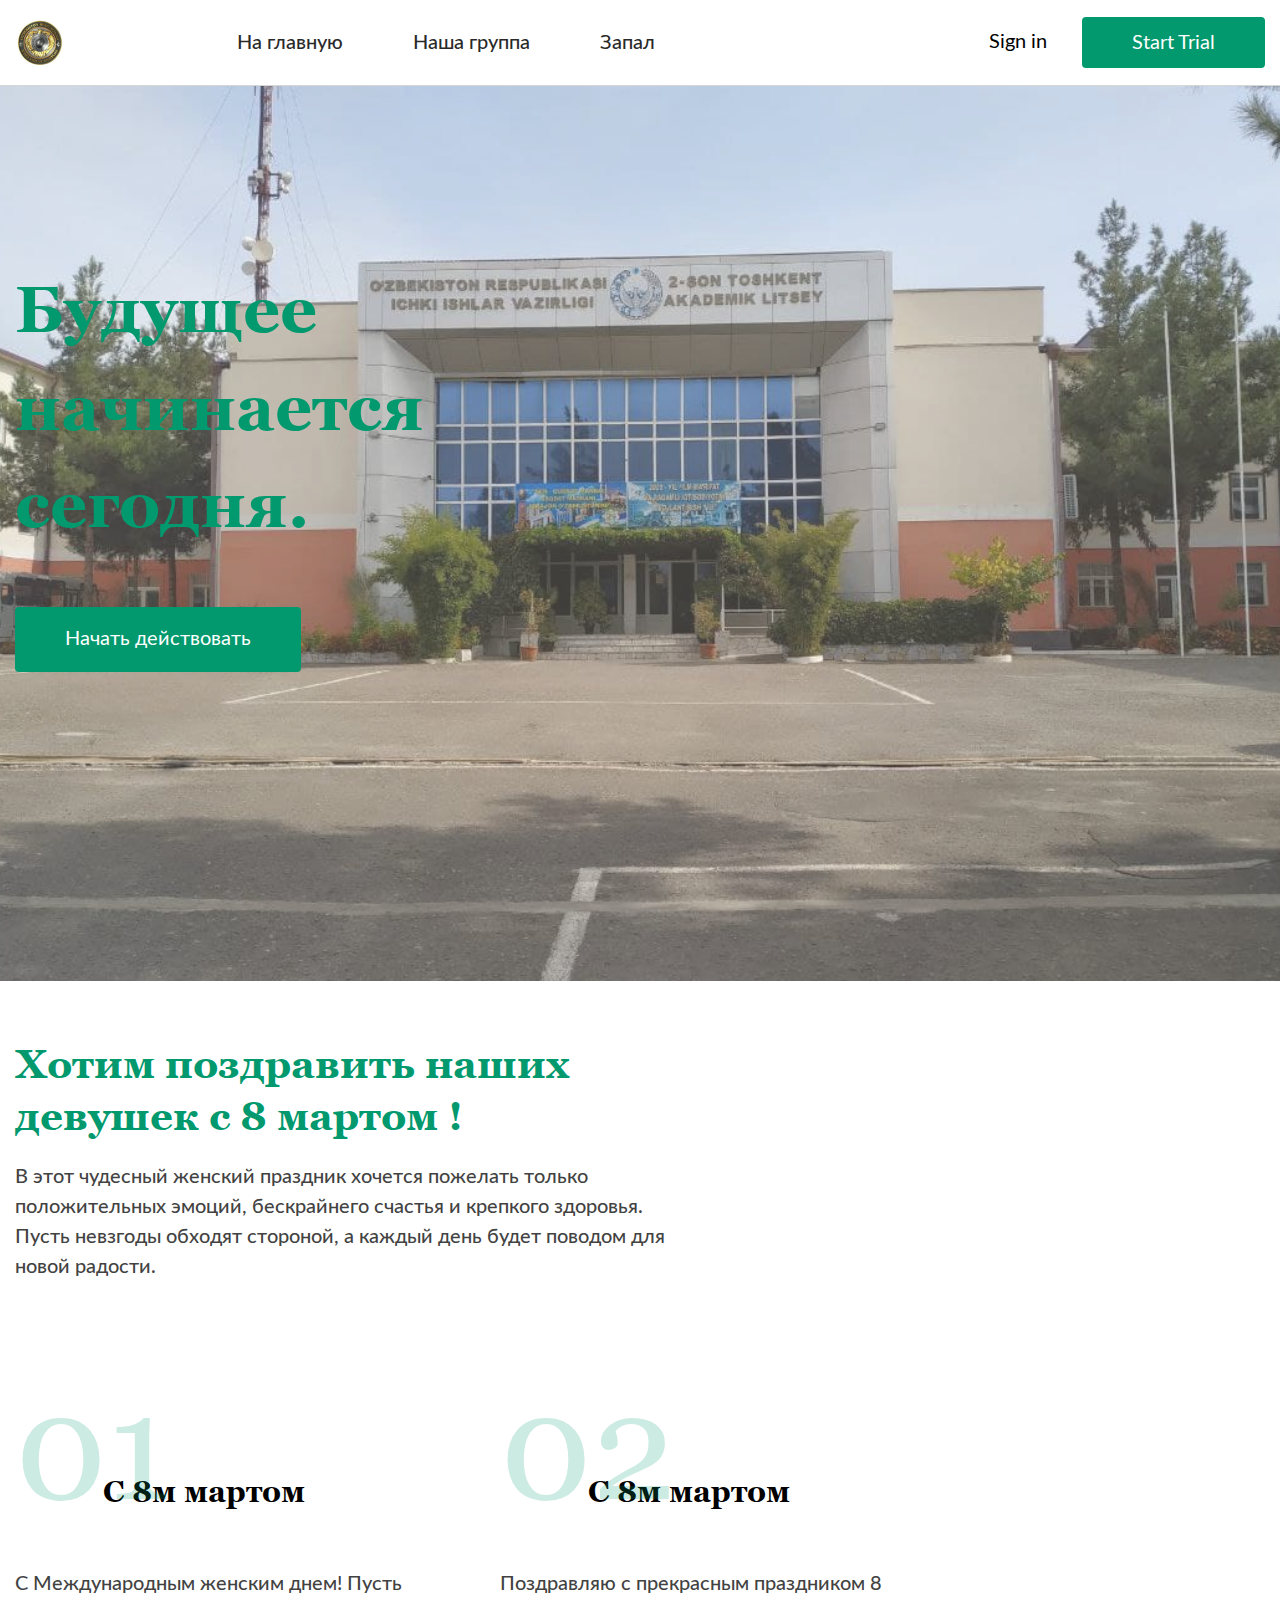
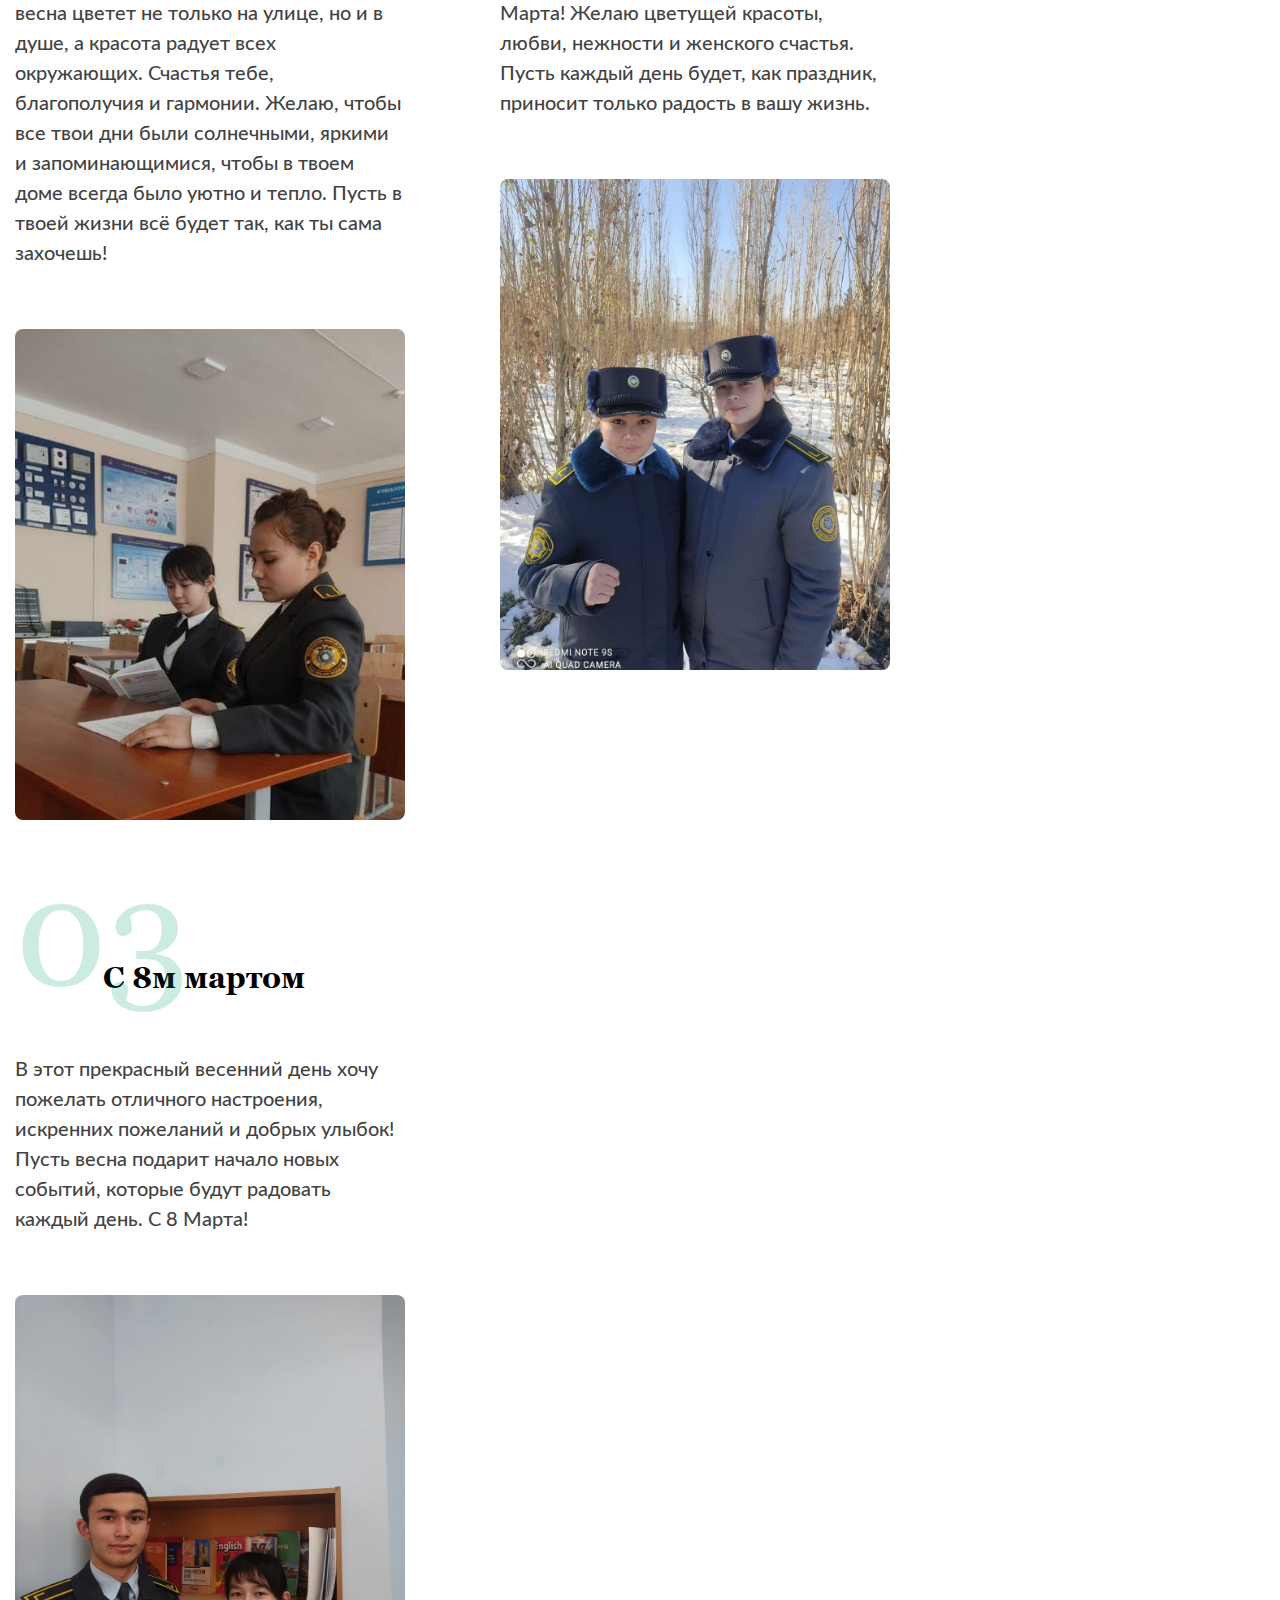
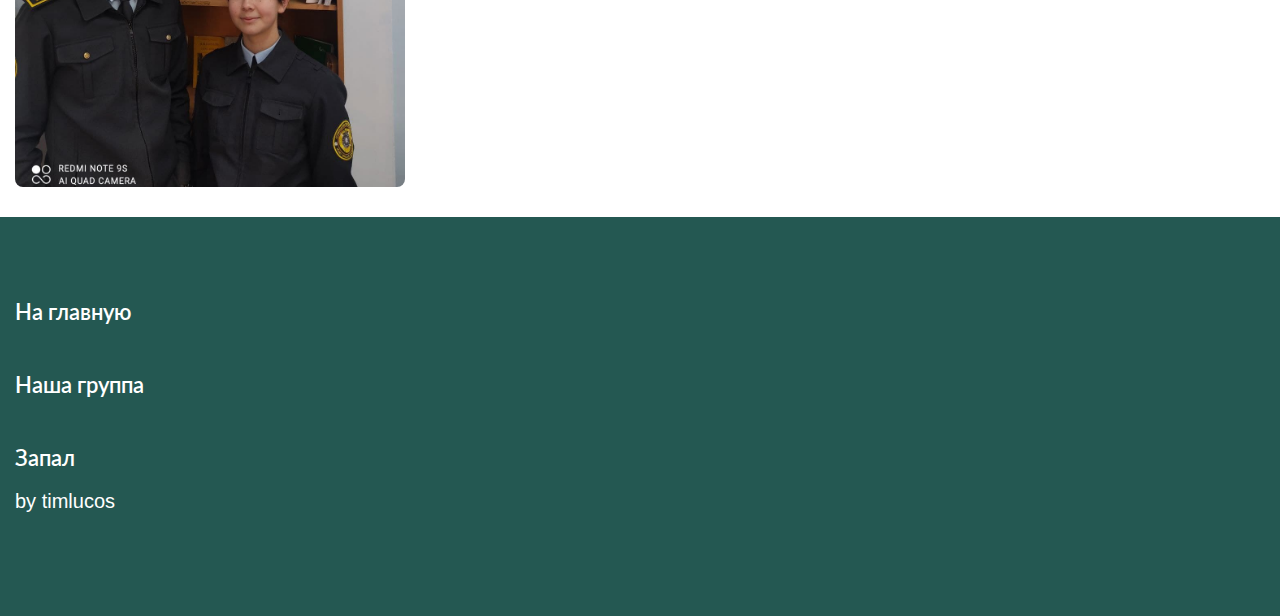
<file: index.html>
<!DOCTYPE html>
<html lang="ru">
	<head>
		<meta charset="UTF-8" />
		<meta http-equiv="X-UA-Compatible" content="IE=edge" />
		<meta name="viewport" content="width=device-width, initial-scale=1.0" />
		<title>Alivio HTML project</title>
		<!-- Reset -->
		<link rel="stylesheet" href="./css/reset.css" />
		<link rel="stylesheet" href="./css/base.css" />
		<!-- Blocks -->
		<link rel="stylesheet" href="./css/blocks/btn.css" />
		<link rel="stylesheet" href="./css/blocks/header.css" />
		<link rel="stylesheet" href="./css/blocks/home.css" />
		<link rel="stylesheet" href="./css/blocks/how-it-works.css" />
		<link rel="stylesheet" href="./css/blocks/story.css" />
		<link rel="stylesheet" href="./css/blocks/product.css" />
		<link rel="stylesheet" href="./css/blocks/card.css" />
		<link rel="stylesheet" href="./css/blocks/avatar.css" />
		<link rel="stylesheet" href="./css/blocks/footer.css" />
		<link rel="stylesheet" href="./css/blocks/mobile-nav-button.css" />
		<link rel="stylesheet" href="./css/blocks/mobile-nav.css" />
		<!-- Fonts -->
		<link rel="stylesheet" href="./css/fonts/Georgia/stylesheet.css" />
		<link rel="stylesheet" href="./css/fonts/Lato/stylesheet.css" />
	</head>
	<body>
		<header class="header">
			<div class="container">
				<div class="header-row">
					<div class="header-logo"><img src="./img/logo.jpg" alt="Logo" /></div>
					<nav class="header-nav">
						<ul>
							<li><a href="#">На главную</a></li>
							<li><a href="#">Наша группа </a></li>
							<li><a href="#">Запал</a></li>
						</ul>
					</nav>
					<div class="header-login">
						<a class="header-login-link" href="#">Sign in</a>
						<a href="#" class="btn">Start Trial</a>
					</div>
					<button type="button" class="mobile-nav-button">
						<span class="mobile-nav-button__icon"></span>
					</button>
				</div>
			</div>
		</header>

		<div class="mobile-nav">
			<img class="mobile-nav-logo" src="./img/logo.jpg" alt="Logo" />

			<nav class="mobile-nav-list">
				<ul>
					<li><a href="#">На главную</a></li>
					<li><a href="#">Наша группа </a></li>
					<li><a href="#">Запал</a></li>
				</ul>
			</nav>

			<div class="mobile-login">
				<!-- <a class="#" href="#">Sign in</a>
				<a href="#" class="btn btn-big">Start Trial</a> -->
			</div>
		</div>

		<main>
			<section class="home">
				<div class="container">
					<div class="home-content">
						<h1 class="home-heading">Будущее начинается сегодня.</h1>
						<div class="home-text">
							<!-- <p>
								Everyone experiences stress in different ways. Let Alivio guide you,
								in a personalized journal experience, to overcome your stress.
							</p> -->
						</div>
						<div class="home-btn">
							<a href="#" class="btn btn-big">Начать действовать</a>
						</div>
					</div>
				</div>
				<div class="home-bg-img">
					<img src="./img/home/bg.jpg" alt="Background cover" />
				</div>
			</section>

			<section class="how-it-works">
				<div class="container">
					<div class="how-it-works-header">
						<div class="how-it-works-header-head">
							<h2 class="how-it-works-title"></h2>
							<h3 class="how-it-works-subtitle">
								Xотим поздравить наших девушек с 8 мартом !
							</h3>
						</div>
						<div class="how-it-works-header-content">
							<p>
								В этот чудесный женский праздник хочется пожелать только положительных эмоций, бескрайнего счастья и крепкого здоровья. Пусть невзгоды обходят стороной, а каждый день будет поводом для новой радости.
							</p>
						</div>
					</div>

					<div class="how-it-works-steps">
						<div class="step">
							<h4 class="step-heading" data-number="01"> С 8м мартом</h4>

							<div class="step-text">
								<p>
									С Международным женским днем! Пусть весна цветет не только на улице, но и в душе, а красота радует всех окружающих. Счастья тебе, благополучия и гармонии. Желаю, чтобы все твои дни были солнечными, яркими и запоминающимися, чтобы в твоем доме всегда было уютно и тепло. Пусть в твоей жизни всё будет так, как ты сама захочешь!
								</p>
							</div>

							<div class="step-img-wrapper">
								<img
									class="step-img"
									src="./img/steps/03.jpg"
									alt="Step Img"
								/>
							</div>
						</div>
						<!-- //step -->

						<div class="step">
							<h4 class="step-heading" data-number="02">С 8м мартом</h4>

							<div class="step-text">
								<p>	
										Поздравляю с прекрасным праздником 8 Марта! Желаю цветущей красоты, любви, нежности и женского счастья. Пусть каждый день будет, как праздник, приносит только радость в вашу жизнь.
								</p>
							</div>

							<div class="step-img-wrapper">
								<img
									class="step-img"
									src="./img/steps/01.jpg"
									alt="Step Img"
								/>
							</div>
						</div>
						<!-- //step -->

						<div class="step">
							<h4 class="step-heading" data-number="03">С 8м мартом</h4>

							<div class="step-text">
								<p>
									В этот прекрасный весенний день хочу пожелать отличного настроения, искренних пожеланий и добрых улыбок! Пусть весна подарит начало новых событий, которые будут радовать каждый день. С 8 Марта!
								</p>
							</div>

							<div class="step-img-wrapper">
								<img
									class="step-img"
									src="./img/steps/02.jpg"
									alt="Step Img"
								/>
							</div>
						</div>
						<!-- //step -->
					</div>
				</div>
			</section>

	

			<!-- <section class="product">
				<div class="container">
					<div class="product-row">
						<div class="product-img-wrapper">
							<img src="./img/product/photo.jpg" alt="" class="product-img" />

							<div class="product-card">
								<div class="card">
									<h3 class="card-title">Customized For</h3>

									<div class="card-avatar">
										<div class="avatar">
											<img
												class="avatar-img"
												src="./img/product/avatar.jpg"
												alt="Avatar"
											/>
											<h4 class="avatar-name">Mikayla</h4>
										</div>
									</div>

									<div class="card-contents">
										<h3 class="card-contents-title">Your custom contents</h3>
										<ul>
											<li>Understand Your Stress</li>
											<li>Anger Management</li>
										</ul>
									</div>
								</div>
							</div>
						</div>

						<div class="product-content">
							<h2 class="product-content-title">Our product</h2>
							<h3 class="product-content-subtitle">
								You tell us your stress, We make your diary
							</h3>

							<div class="product-content-text">
								<p>
									Everyone experiences it, and in different ways. Let Alivio guide
									you, in a personalized journal experience, to overcome your
									stress.
								</p>
							</div>
							<div class="product-content-btn">
								<a href="#" class="btn btn-big">Find Your Way</a>
							</div>
						</div>
					</div>
				</div>
			</section> -->
		</main>

		<footer class="footer">
			<div class="container">
				<div class="footer-content">
					<nav class="footer-nav">
						<ul>
							<li><a href="#">На главную</a></li>
							<li><a href="#">Наша группа </a></li>
							<li><a href="#">Запал</a></li>
						</ul>
					</nav>
					<h2 class="footer-title">by timlucos </h2>
				</div>
			</div>
		</footer>

		<script src="./js/main.js"></script>
	</body>
</html>
</file>
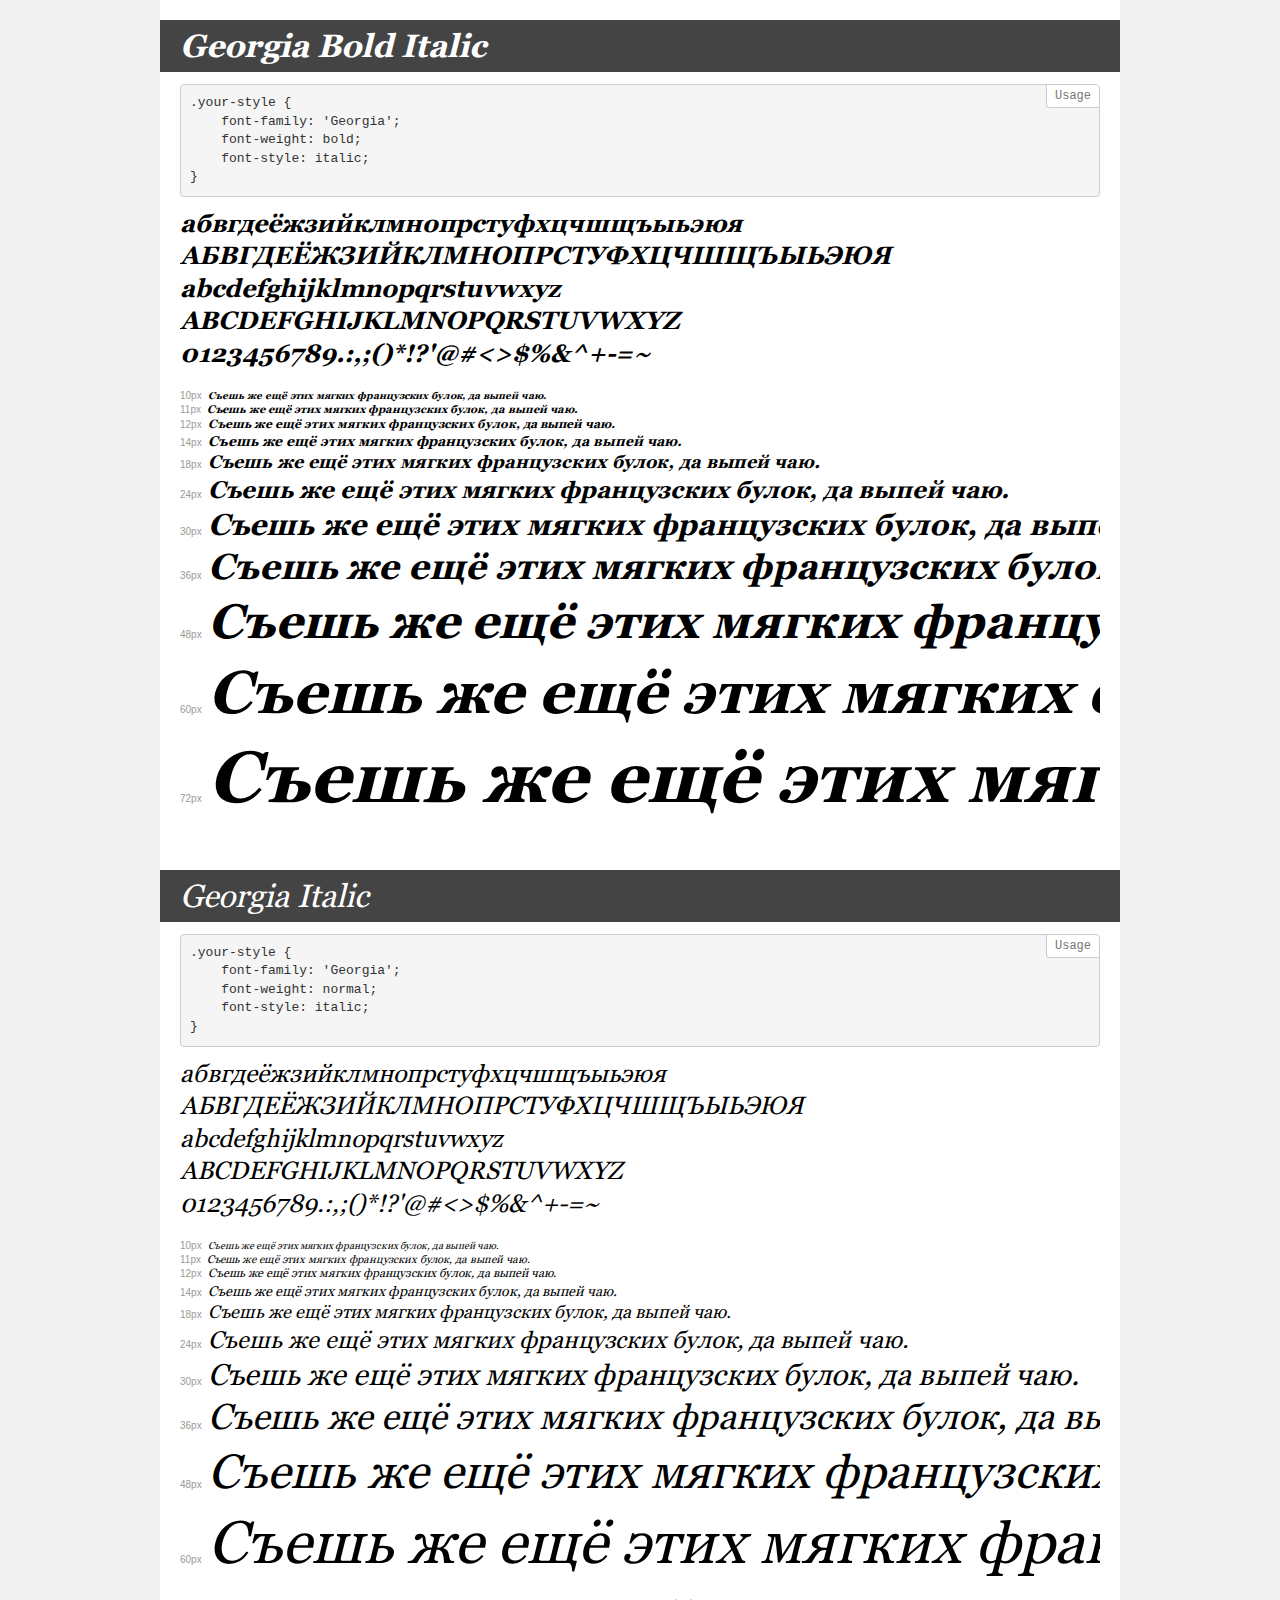
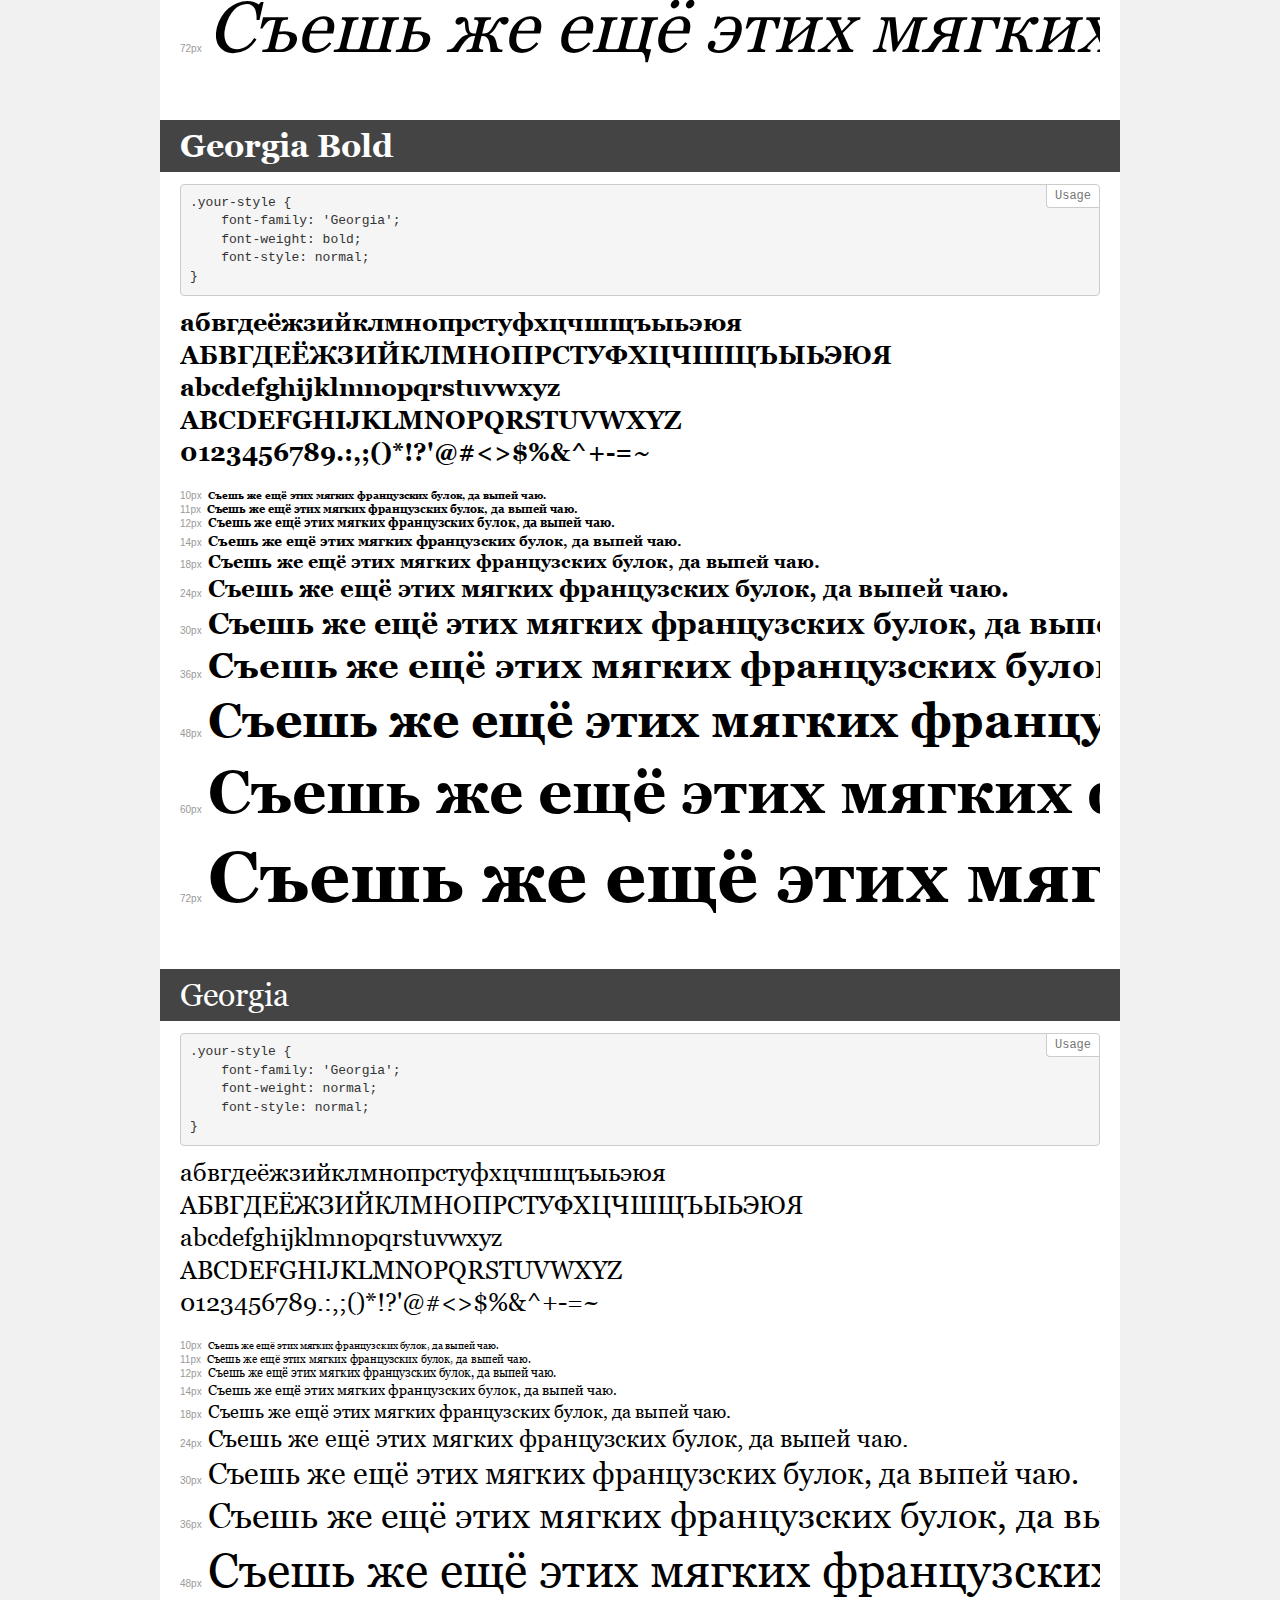
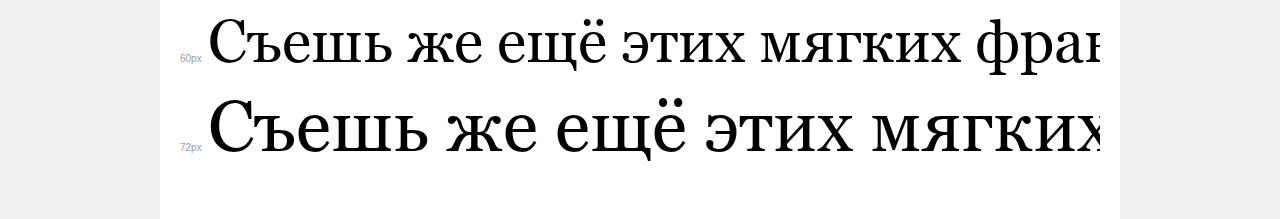
<file: css/fonts/Georgia/demo.html>
<!DOCTYPE html>
<html>
<head>
	<meta charset="utf-8">
	<meta http-equiv="X-UA-Compatible" content="IE=edge">
	<meta name="viewport" content="width=device-width, initial-scale=1">
	<meta name="robots" content="noindex, noarchive">
	<title>Transfonter demo</title>
	<link href="stylesheet.css" rel="stylesheet">
	<style>
		/*
		http://meyerweb.com/eric/tools/css/reset/
		v2.0 | 20110126
		License: none (public domain)
		*/
		html, body, div, span, applet, object, iframe,
		h1, h2, h3, h4, h5, h6, p, blockquote, pre,
		a, abbr, acronym, address, big, cite, code,
		del, dfn, em, img, ins, kbd, q, s, samp,
		small, strike, strong, sub, sup, tt, var,
		b, u, i, center,
		dl, dt, dd, ol, ul, li,
		fieldset, form, label, legend,
		table, caption, tbody, tfoot, thead, tr, th, td,
		article, aside, canvas, details, embed,
		figure, figcaption, footer, header, hgroup,
		menu, nav, output, ruby, section, summary,
		time, mark, audio, video {
			margin: 0;
			padding: 0;
			border: 0;
			font-size: 100%;
			font: inherit;
			vertical-align: baseline;
		}
		/* HTML5 display-role reset for older browsers */
		article, aside, details, figcaption, figure,
		footer, header, hgroup, menu, nav, section {
			display: block;
		}
		body {
			line-height: 1;
		}
		ol, ul {
			list-style: none;
		}
		blockquote, q {
			quotes: none;
		}
		blockquote:before, blockquote:after,
		q:before, q:after {
			content: '';
			content: none;
		}
		table {
			border-collapse: collapse;
			border-spacing: 0;
		}
		/* common styles */
		body {
			background: #f1f1f1;
			color: #000;
		}
		.page {
			background: #fff;
			width: 920px;
			margin: 0 auto;
			padding: 20px 20px 0 20px;
			overflow: hidden;
		}
		.font-container {
			overflow-x: auto;
			overflow-y: hidden;
			margin-bottom: 40px;
			line-height: 1.3;
			white-space: nowrap;
			padding-bottom: 5px;
		}
		h1 {
			position: relative;
			background: #444;
			font-size: 32px;
			color: #fff;
			padding: 10px 20px;
			margin: 0 -20px 12px -20px;
		}
		.letters {
			font-size: 25px;
			margin-bottom: 20px;
		}
		.s10:before {
			content: '10px';
		}
		.s11:before {
			content: '11px';
		}
		.s12:before {
			content: '12px';
		}
		.s14:before {
			content: '14px';
		}
		.s18:before {
			content: '18px';
		}
		.s24:before {
			content: '24px';
		}
		.s30:before {
			content: '30px';
		}
		.s36:before {
			content: '36px';
		}
		.s48:before {
			content: '48px';
		}
		.s60:before {
			content: '60px';
		}
		.s72:before {
			content: '72px';
		}
		.s10:before, .s11:before, .s12:before, .s14:before,
		.s18:before, .s24:before, .s30:before, .s36:before,
		.s48:before, .s60:before, .s72:before {
			font-family: Arial, sans-serif;
			font-size: 10px;
			font-weight: normal;
			font-style: normal;
			color: #999;
			padding-right: 6px;
		}
		pre {
			display: block;
			position: relative;
			padding: 9px;
			margin: 0 0 10px;
			font-family: Monaco, Menlo, Consolas, "Courier New", monospace !important;
			font-size: 13px;
			line-height: 1.428571429;
			color: #333;
			font-weight: normal !important;
			font-style: normal !important;
			background-color: #f5f5f5;
			border: 1px solid #ccc;
			overflow-x: auto;
			border-radius: 4px;
		}
		pre:after {
			display: block;
			position: absolute;
			right: 0;
			top: 0;
			content: 'Usage';
			line-height: 1;
			padding: 5px 8px;
			font-size: 12px;
			color: #767676;
			background-color: #fff;
			border: 1px solid #ccc;
			border-right: none;
			border-top: none;
			border-radius: 0 4px 0 4px;
			z-index: 10;
		}
		/* responsive */
		@media (max-width: 959px) {
			.page {
				width: auto;
				margin: 0;
			}
		}
	</style>
</head>
<body>
<div class="page">
	<div class="demo" style="font-family: 'Georgia'; font-weight: bold; font-style: italic;">
		<h1>Georgia Bold Italic</h1>
		<pre>.your-style {
    font-family: 'Georgia';
    font-weight: bold;
    font-style: italic;
}</pre>
		<div class="font-container">
			<p class="letters">
				абвгдеёжзийклмнопрстуфхцчшщъыьэюя <br />
				АБВГДЕЁЖЗИЙКЛМНОПРСТУФХЦЧШЩЪЫЬЭЮЯ <br />
				abcdefghijklmnopqrstuvwxyz <br />
				ABCDEFGHIJKLMNOPQRSTUVWXYZ <br />				0123456789.:,;()*!?'@#<>$%&^+-=~
			</p>
			<p class="s10" style="font-size: 10px;">Съешь же ещё этих мягких французских булок, да выпей чаю.</p>
			<p class="s11" style="font-size: 11px;">Съешь же ещё этих мягких французских булок, да выпей чаю.</p>
			<p class="s12" style="font-size: 12px;">Съешь же ещё этих мягких французских булок, да выпей чаю.</p>
			<p class="s14" style="font-size: 14px;">Съешь же ещё этих мягких французских булок, да выпей чаю.</p>
			<p class="s18" style="font-size: 18px;">Съешь же ещё этих мягких французских булок, да выпей чаю.</p>
			<p class="s24" style="font-size: 24px;">Съешь же ещё этих мягких французских булок, да выпей чаю.</p>
			<p class="s30" style="font-size: 30px;">Съешь же ещё этих мягких французских булок, да выпей чаю.</p>
			<p class="s36" style="font-size: 36px;">Съешь же ещё этих мягких французских булок, да выпей чаю.</p>
			<p class="s48" style="font-size: 48px;">Съешь же ещё этих мягких французских булок, да выпей чаю.</p>
			<p class="s60" style="font-size: 60px;">Съешь же ещё этих мягких французских булок, да выпей чаю.</p>
			<p class="s72" style="font-size: 72px;">Съешь же ещё этих мягких французских булок, да выпей чаю.</p>
		</div>
	</div>
	<div class="demo" style="font-family: 'Georgia'; font-weight: normal; font-style: italic;">
		<h1>Georgia Italic</h1>
		<pre>.your-style {
    font-family: 'Georgia';
    font-weight: normal;
    font-style: italic;
}</pre>
		<div class="font-container">
			<p class="letters">
				абвгдеёжзийклмнопрстуфхцчшщъыьэюя <br />
				АБВГДЕЁЖЗИЙКЛМНОПРСТУФХЦЧШЩЪЫЬЭЮЯ <br />
				abcdefghijklmnopqrstuvwxyz <br />
				ABCDEFGHIJKLMNOPQRSTUVWXYZ <br />				0123456789.:,;()*!?'@#<>$%&^+-=~
			</p>
			<p class="s10" style="font-size: 10px;">Съешь же ещё этих мягких французских булок, да выпей чаю.</p>
			<p class="s11" style="font-size: 11px;">Съешь же ещё этих мягких французских булок, да выпей чаю.</p>
			<p class="s12" style="font-size: 12px;">Съешь же ещё этих мягких французских булок, да выпей чаю.</p>
			<p class="s14" style="font-size: 14px;">Съешь же ещё этих мягких французских булок, да выпей чаю.</p>
			<p class="s18" style="font-size: 18px;">Съешь же ещё этих мягких французских булок, да выпей чаю.</p>
			<p class="s24" style="font-size: 24px;">Съешь же ещё этих мягких французских булок, да выпей чаю.</p>
			<p class="s30" style="font-size: 30px;">Съешь же ещё этих мягких французских булок, да выпей чаю.</p>
			<p class="s36" style="font-size: 36px;">Съешь же ещё этих мягких французских булок, да выпей чаю.</p>
			<p class="s48" style="font-size: 48px;">Съешь же ещё этих мягких французских булок, да выпей чаю.</p>
			<p class="s60" style="font-size: 60px;">Съешь же ещё этих мягких французских булок, да выпей чаю.</p>
			<p class="s72" style="font-size: 72px;">Съешь же ещё этих мягких французских булок, да выпей чаю.</p>
		</div>
	</div>
	<div class="demo" style="font-family: 'Georgia'; font-weight: bold; font-style: normal;">
		<h1>Georgia Bold</h1>
		<pre>.your-style {
    font-family: 'Georgia';
    font-weight: bold;
    font-style: normal;
}</pre>
		<div class="font-container">
			<p class="letters">
				абвгдеёжзийклмнопрстуфхцчшщъыьэюя <br />
				АБВГДЕЁЖЗИЙКЛМНОПРСТУФХЦЧШЩЪЫЬЭЮЯ <br />
				abcdefghijklmnopqrstuvwxyz <br />
				ABCDEFGHIJKLMNOPQRSTUVWXYZ <br />				0123456789.:,;()*!?'@#<>$%&^+-=~
			</p>
			<p class="s10" style="font-size: 10px;">Съешь же ещё этих мягких французских булок, да выпей чаю.</p>
			<p class="s11" style="font-size: 11px;">Съешь же ещё этих мягких французских булок, да выпей чаю.</p>
			<p class="s12" style="font-size: 12px;">Съешь же ещё этих мягких французских булок, да выпей чаю.</p>
			<p class="s14" style="font-size: 14px;">Съешь же ещё этих мягких французских булок, да выпей чаю.</p>
			<p class="s18" style="font-size: 18px;">Съешь же ещё этих мягких французских булок, да выпей чаю.</p>
			<p class="s24" style="font-size: 24px;">Съешь же ещё этих мягких французских булок, да выпей чаю.</p>
			<p class="s30" style="font-size: 30px;">Съешь же ещё этих мягких французских булок, да выпей чаю.</p>
			<p class="s36" style="font-size: 36px;">Съешь же ещё этих мягких французских булок, да выпей чаю.</p>
			<p class="s48" style="font-size: 48px;">Съешь же ещё этих мягких французских булок, да выпей чаю.</p>
			<p class="s60" style="font-size: 60px;">Съешь же ещё этих мягких французских булок, да выпей чаю.</p>
			<p class="s72" style="font-size: 72px;">Съешь же ещё этих мягких французских булок, да выпей чаю.</p>
		</div>
	</div>
	<div class="demo" style="font-family: 'Georgia'; font-weight: normal; font-style: normal;">
		<h1>Georgia</h1>
		<pre>.your-style {
    font-family: 'Georgia';
    font-weight: normal;
    font-style: normal;
}</pre>
		<div class="font-container">
			<p class="letters">
				абвгдеёжзийклмнопрстуфхцчшщъыьэюя <br />
				АБВГДЕЁЖЗИЙКЛМНОПРСТУФХЦЧШЩЪЫЬЭЮЯ <br />
				abcdefghijklmnopqrstuvwxyz <br />
				ABCDEFGHIJKLMNOPQRSTUVWXYZ <br />				0123456789.:,;()*!?'@#<>$%&^+-=~
			</p>
			<p class="s10" style="font-size: 10px;">Съешь же ещё этих мягких французских булок, да выпей чаю.</p>
			<p class="s11" style="font-size: 11px;">Съешь же ещё этих мягких французских булок, да выпей чаю.</p>
			<p class="s12" style="font-size: 12px;">Съешь же ещё этих мягких французских булок, да выпей чаю.</p>
			<p class="s14" style="font-size: 14px;">Съешь же ещё этих мягких французских булок, да выпей чаю.</p>
			<p class="s18" style="font-size: 18px;">Съешь же ещё этих мягких французских булок, да выпей чаю.</p>
			<p class="s24" style="font-size: 24px;">Съешь же ещё этих мягких французских булок, да выпей чаю.</p>
			<p class="s30" style="font-size: 30px;">Съешь же ещё этих мягких французских булок, да выпей чаю.</p>
			<p class="s36" style="font-size: 36px;">Съешь же ещё этих мягких французских булок, да выпей чаю.</p>
			<p class="s48" style="font-size: 48px;">Съешь же ещё этих мягких французских булок, да выпей чаю.</p>
			<p class="s60" style="font-size: 60px;">Съешь же ещё этих мягких французских булок, да выпей чаю.</p>
			<p class="s72" style="font-size: 72px;">Съешь же ещё этих мягких французских булок, да выпей чаю.</p>
		</div>
	</div>
</div>
</body>
</html>
</file>
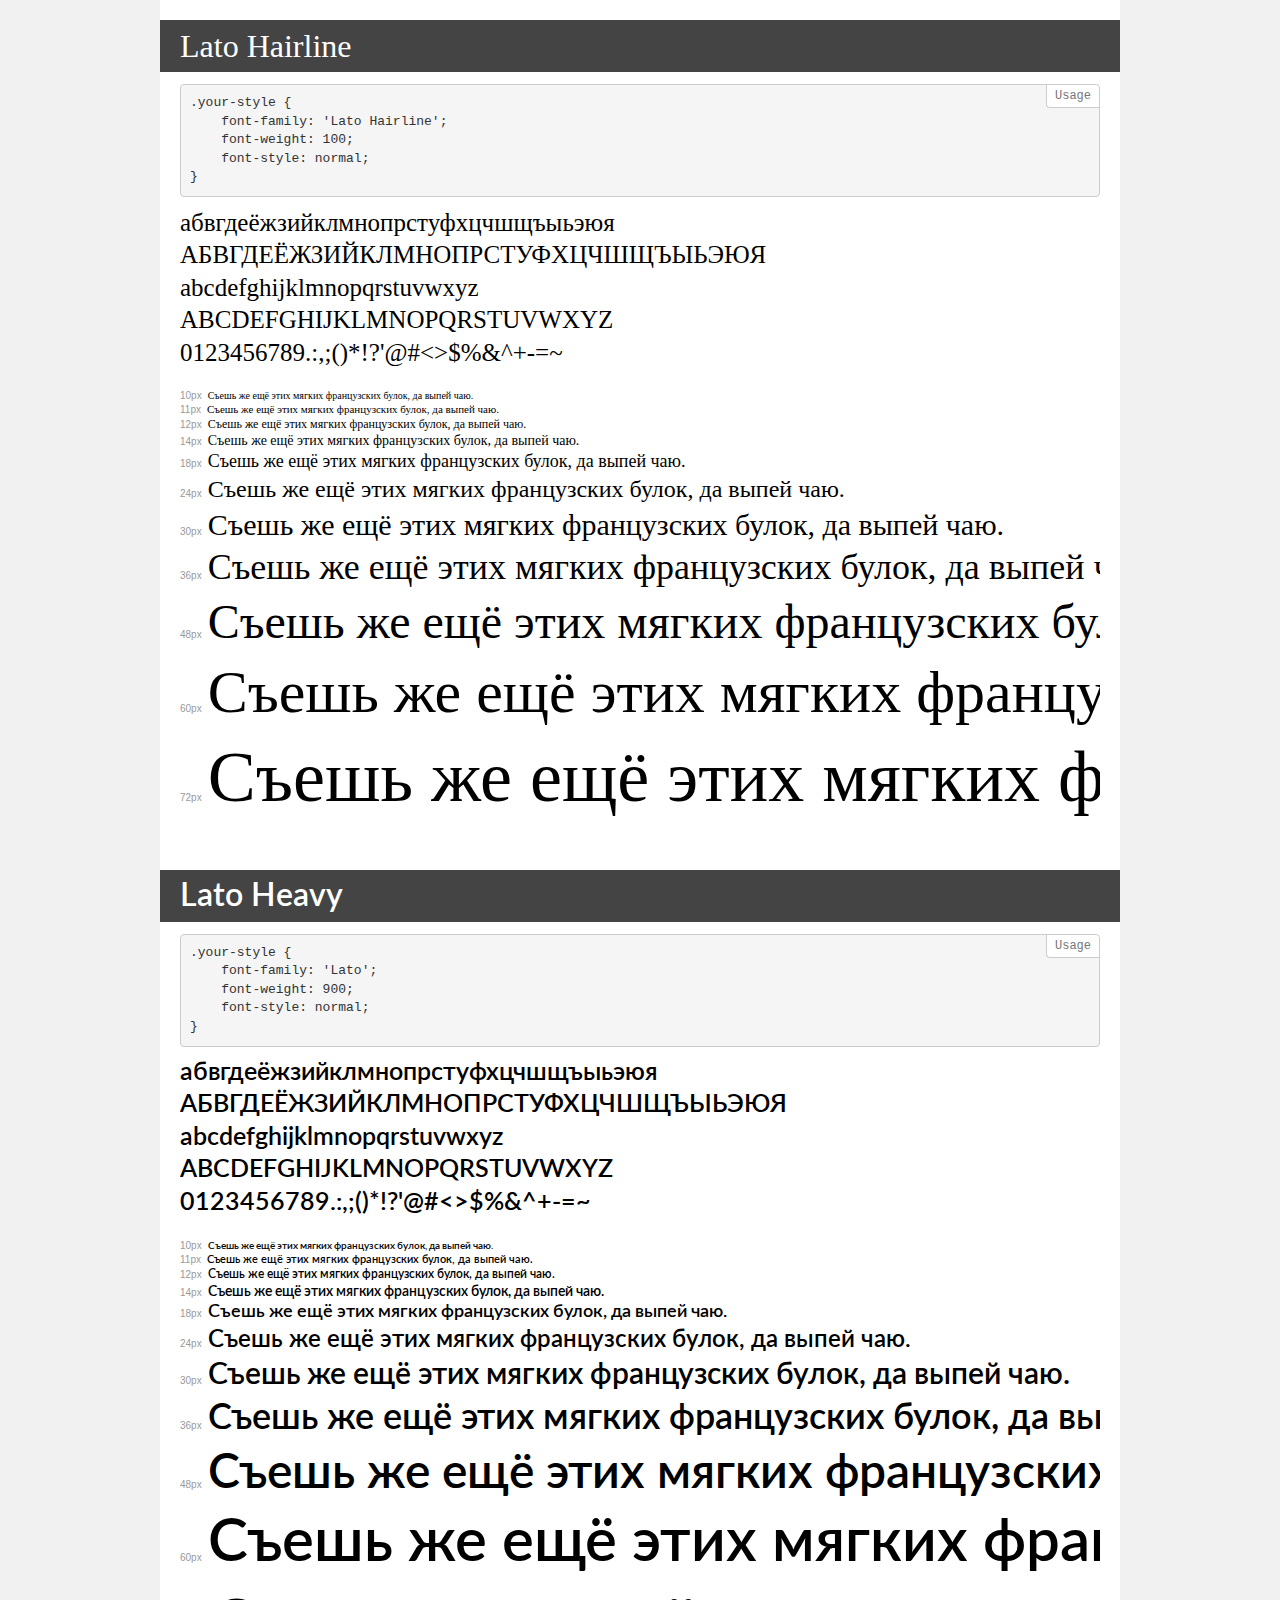
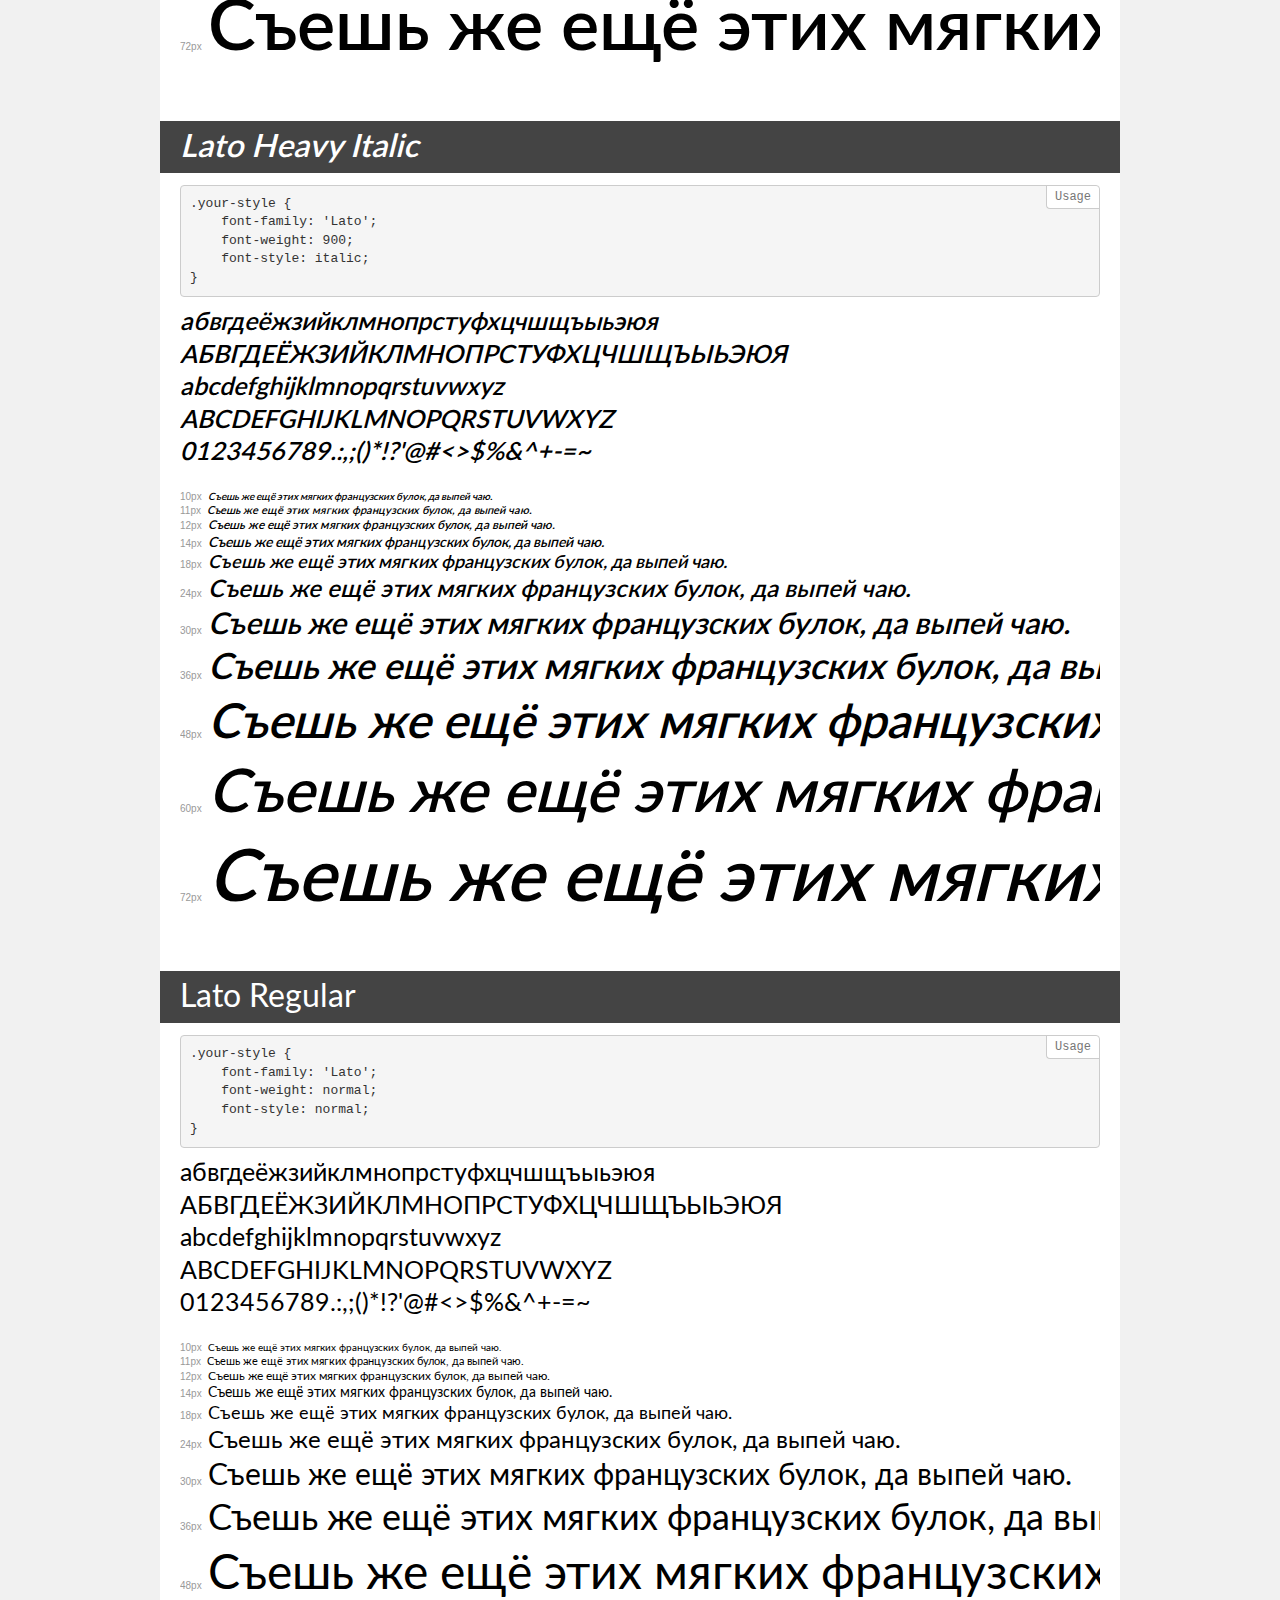
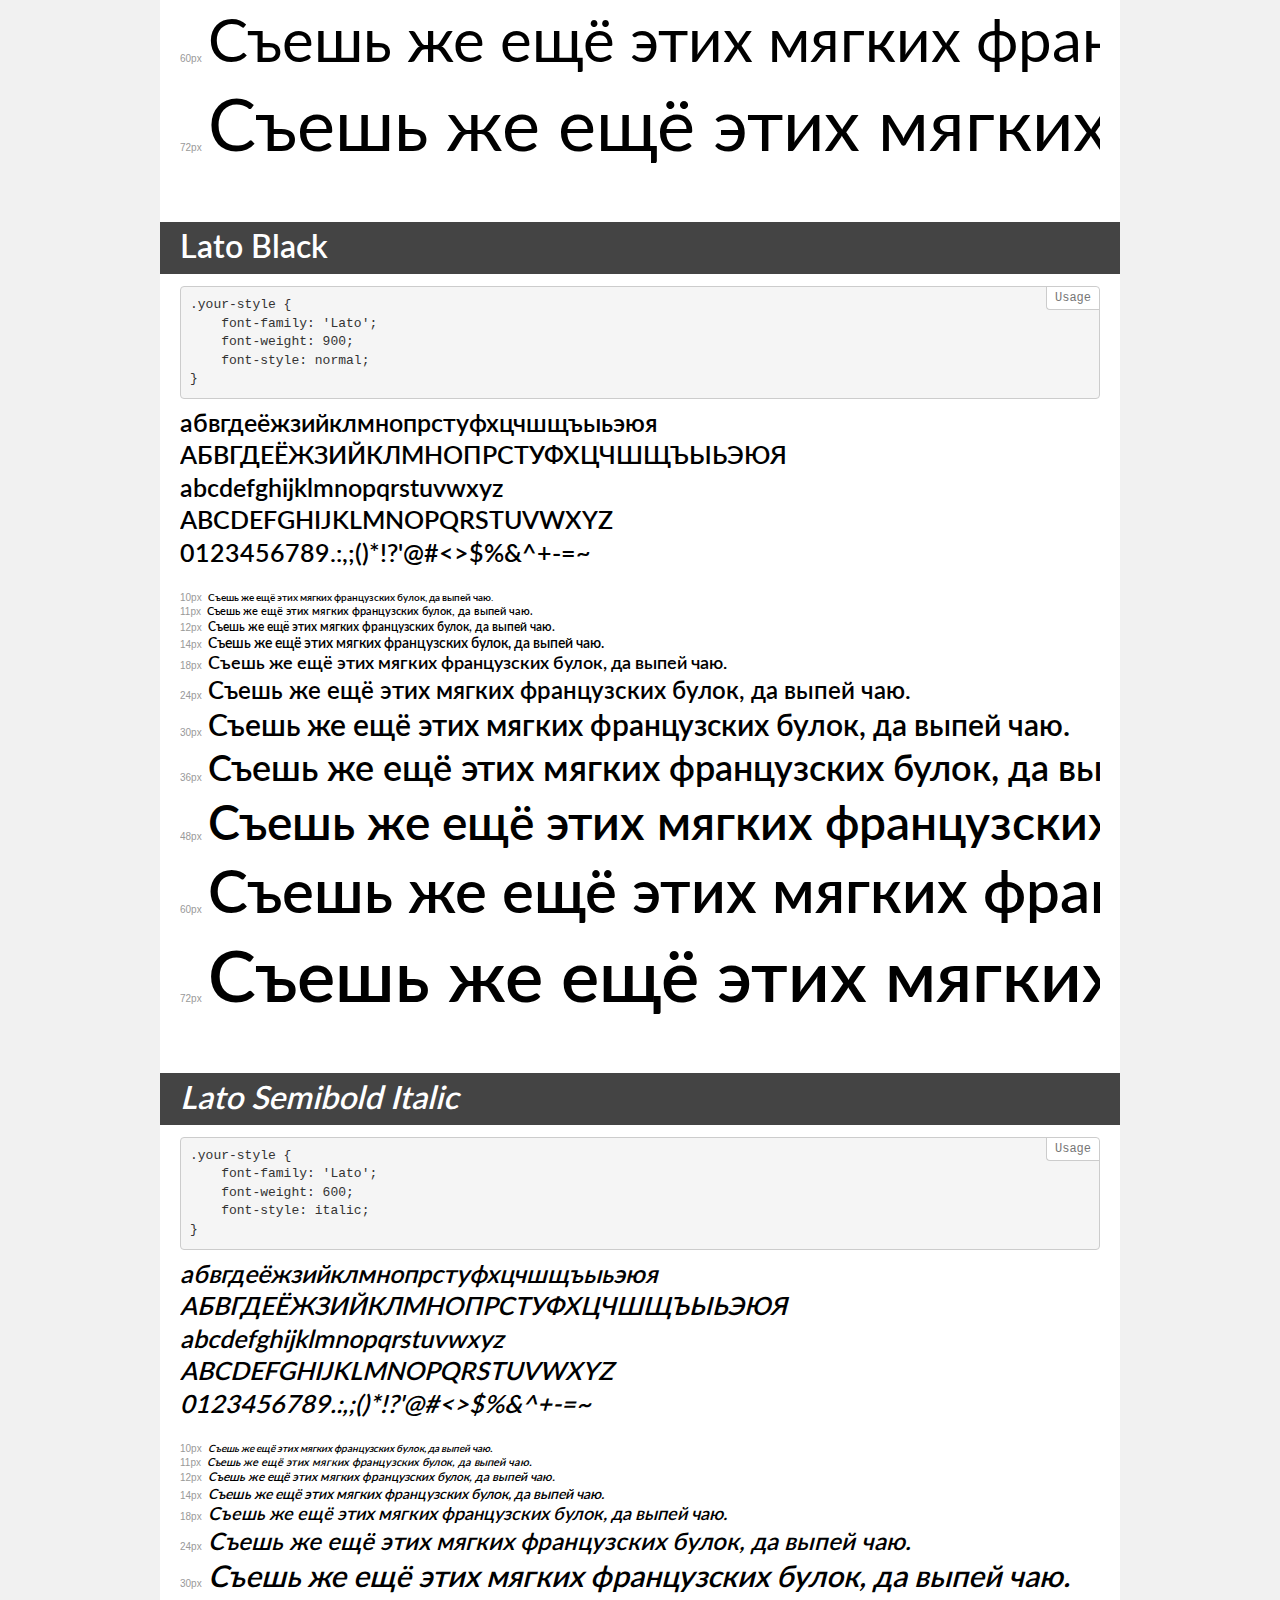
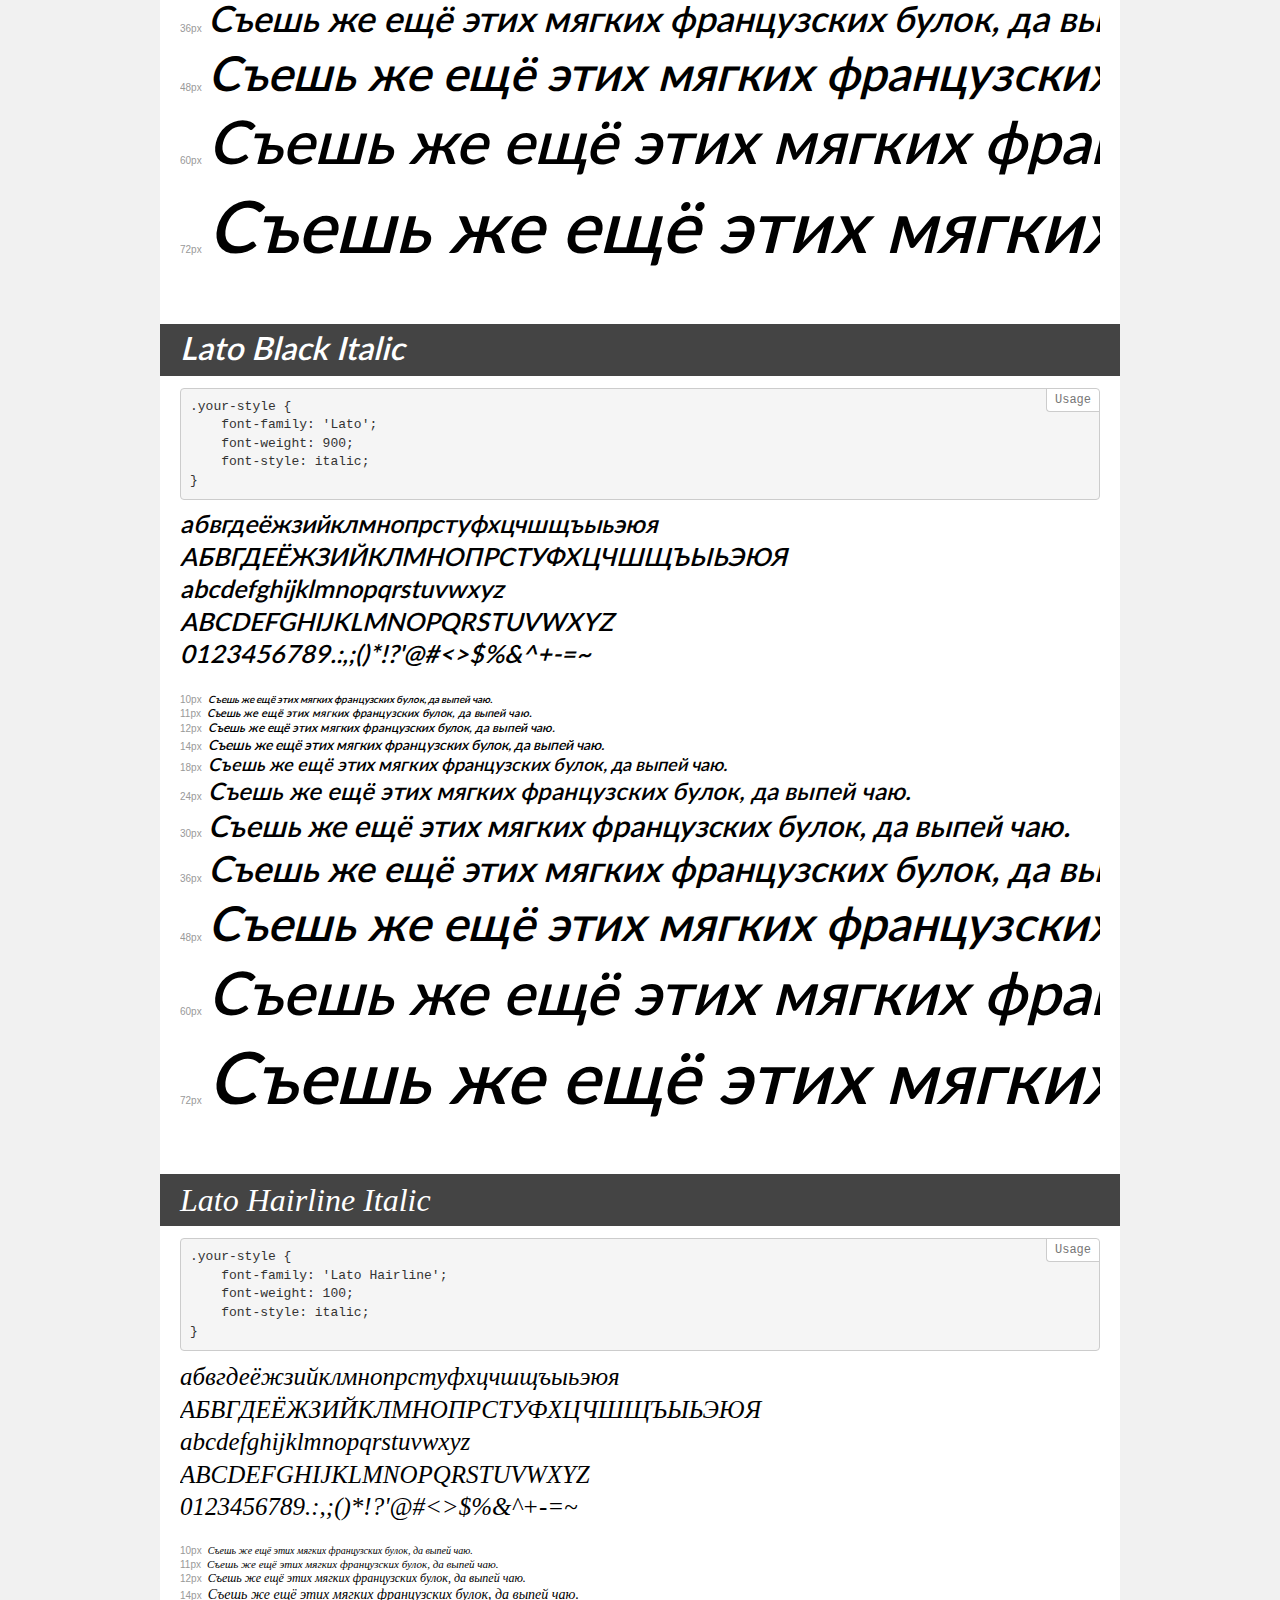
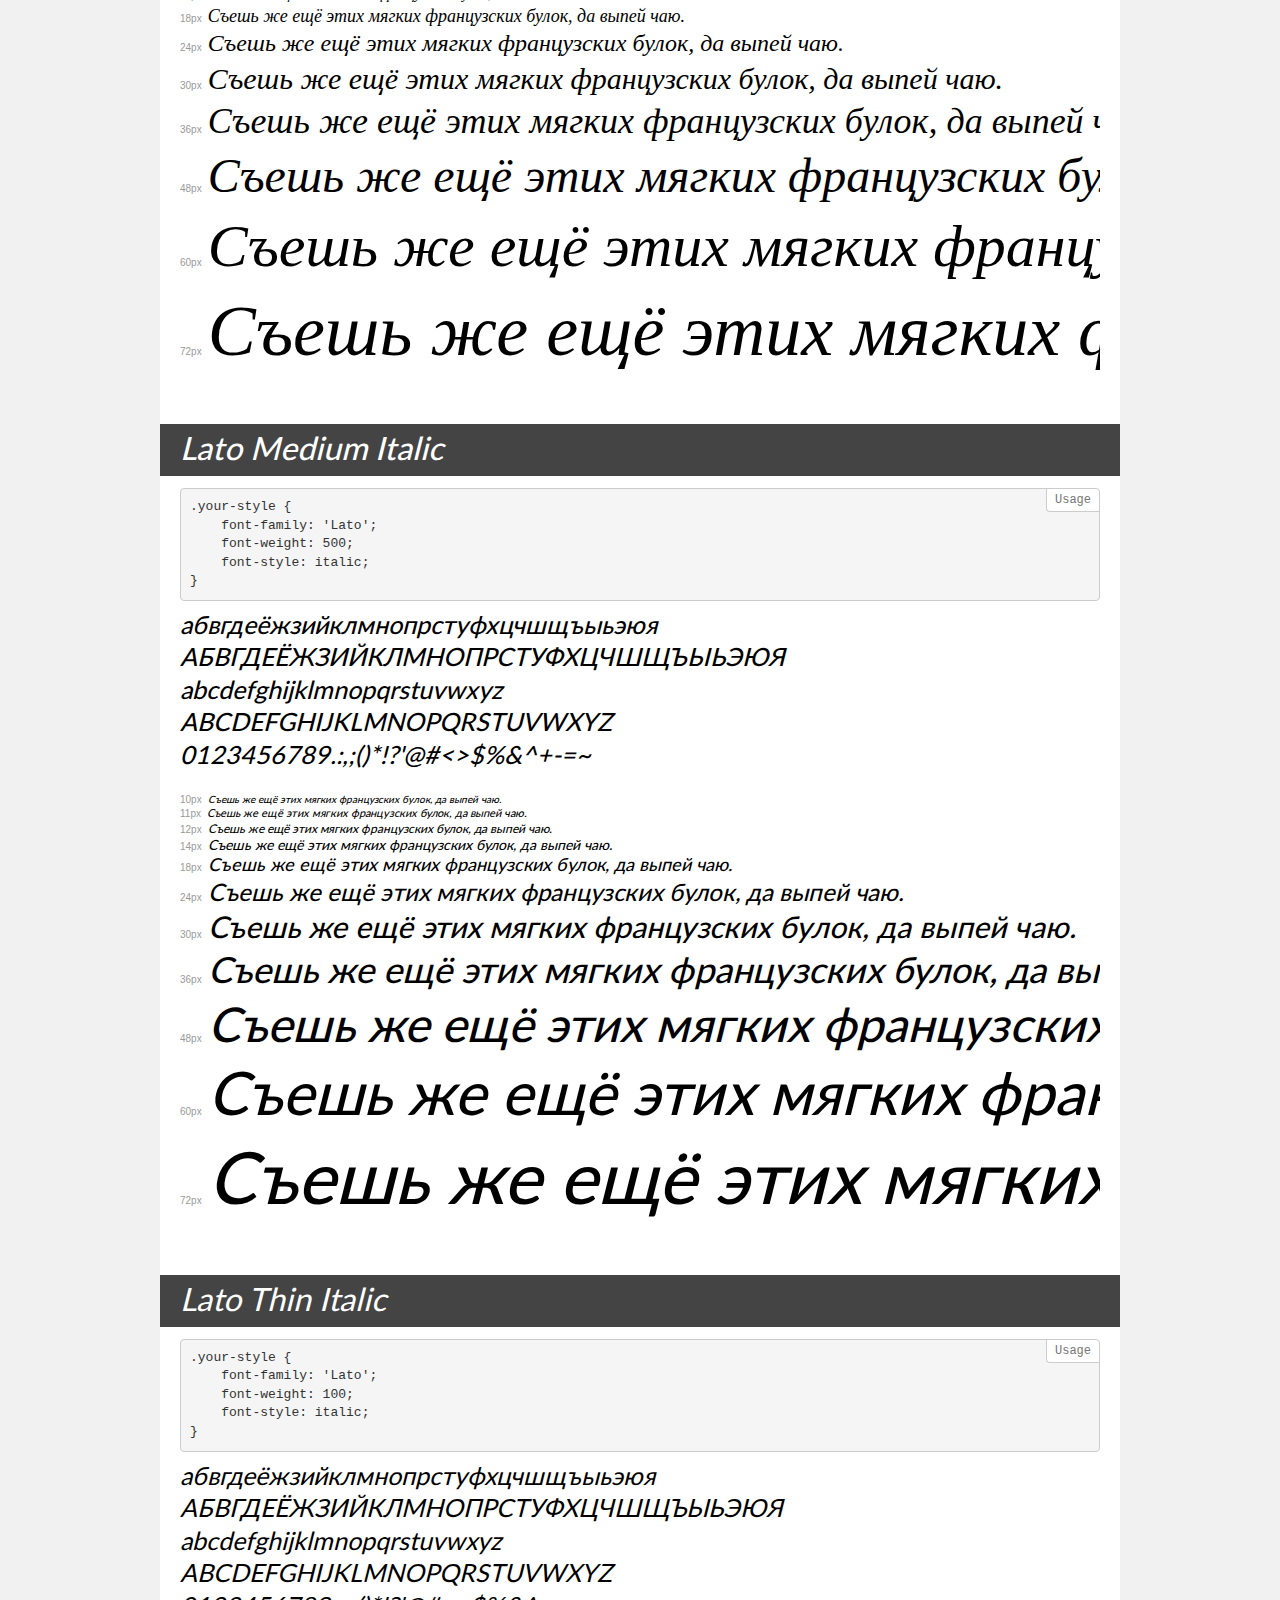
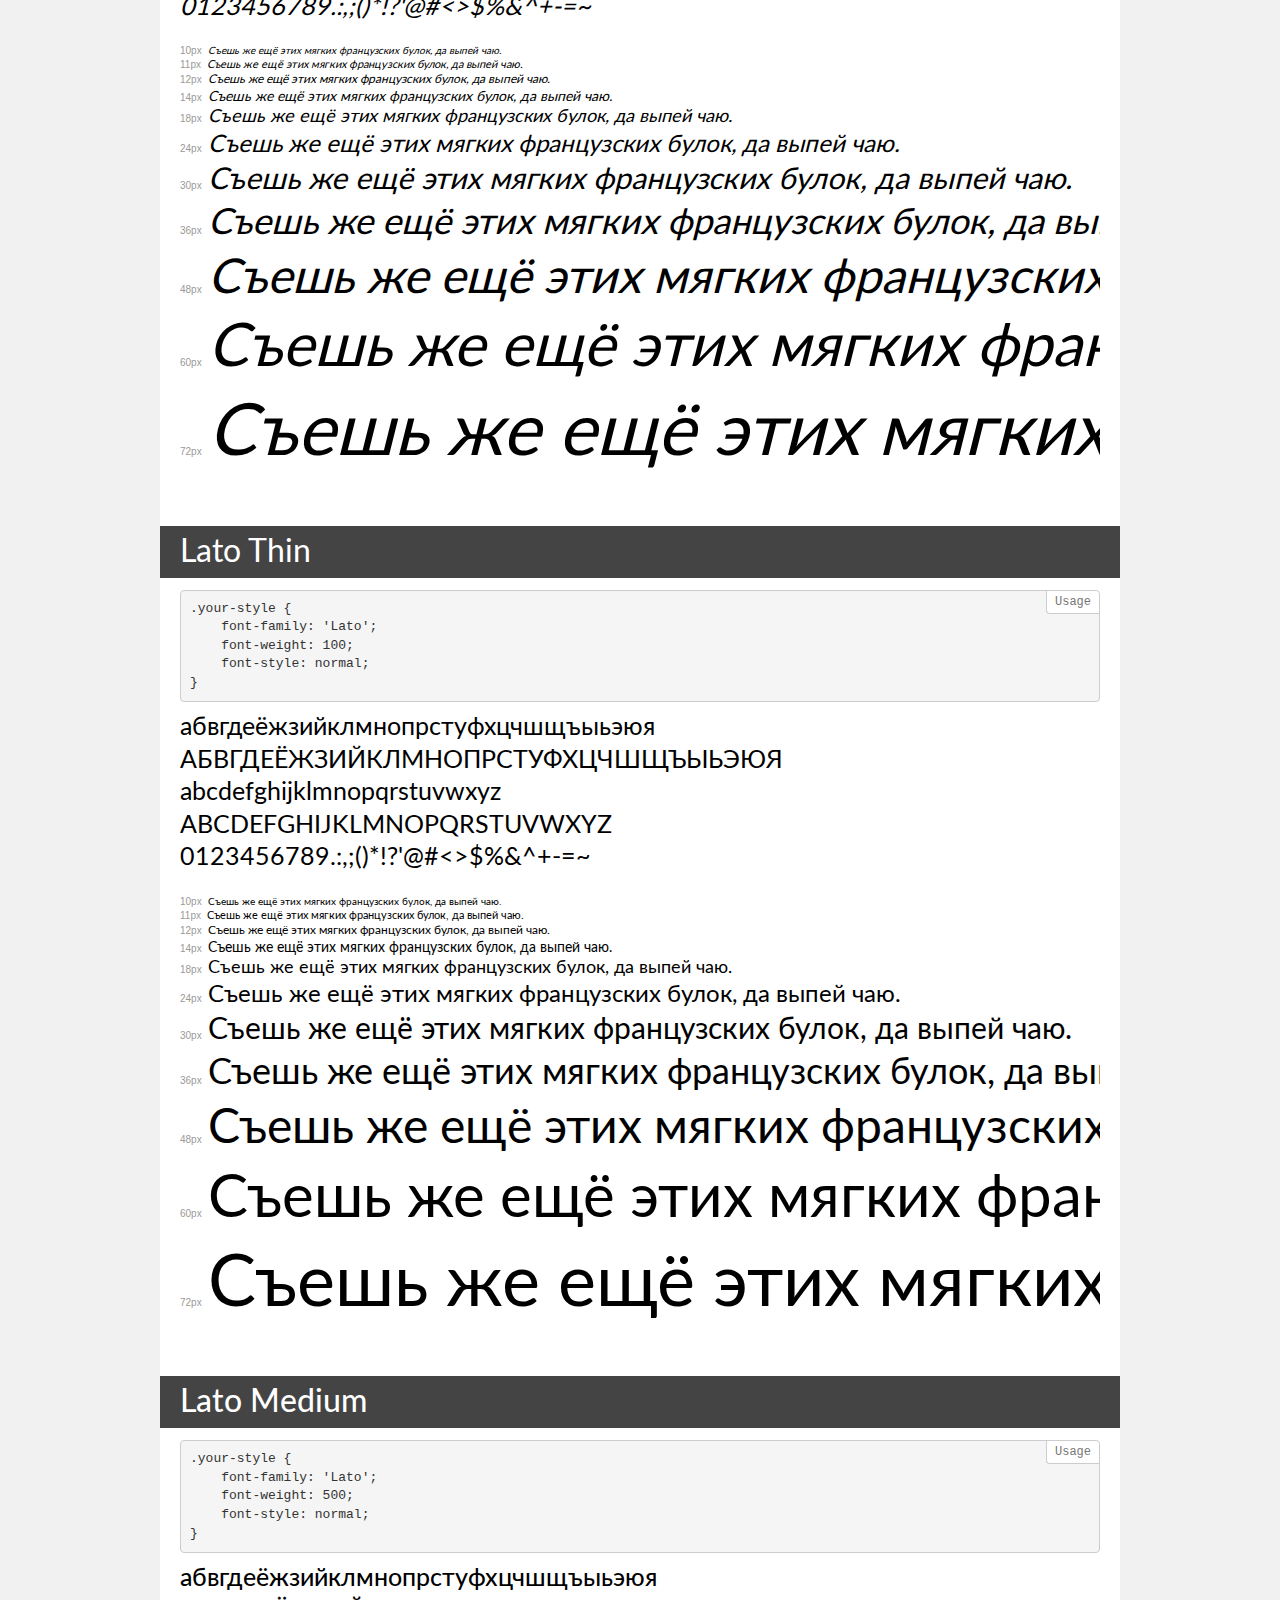
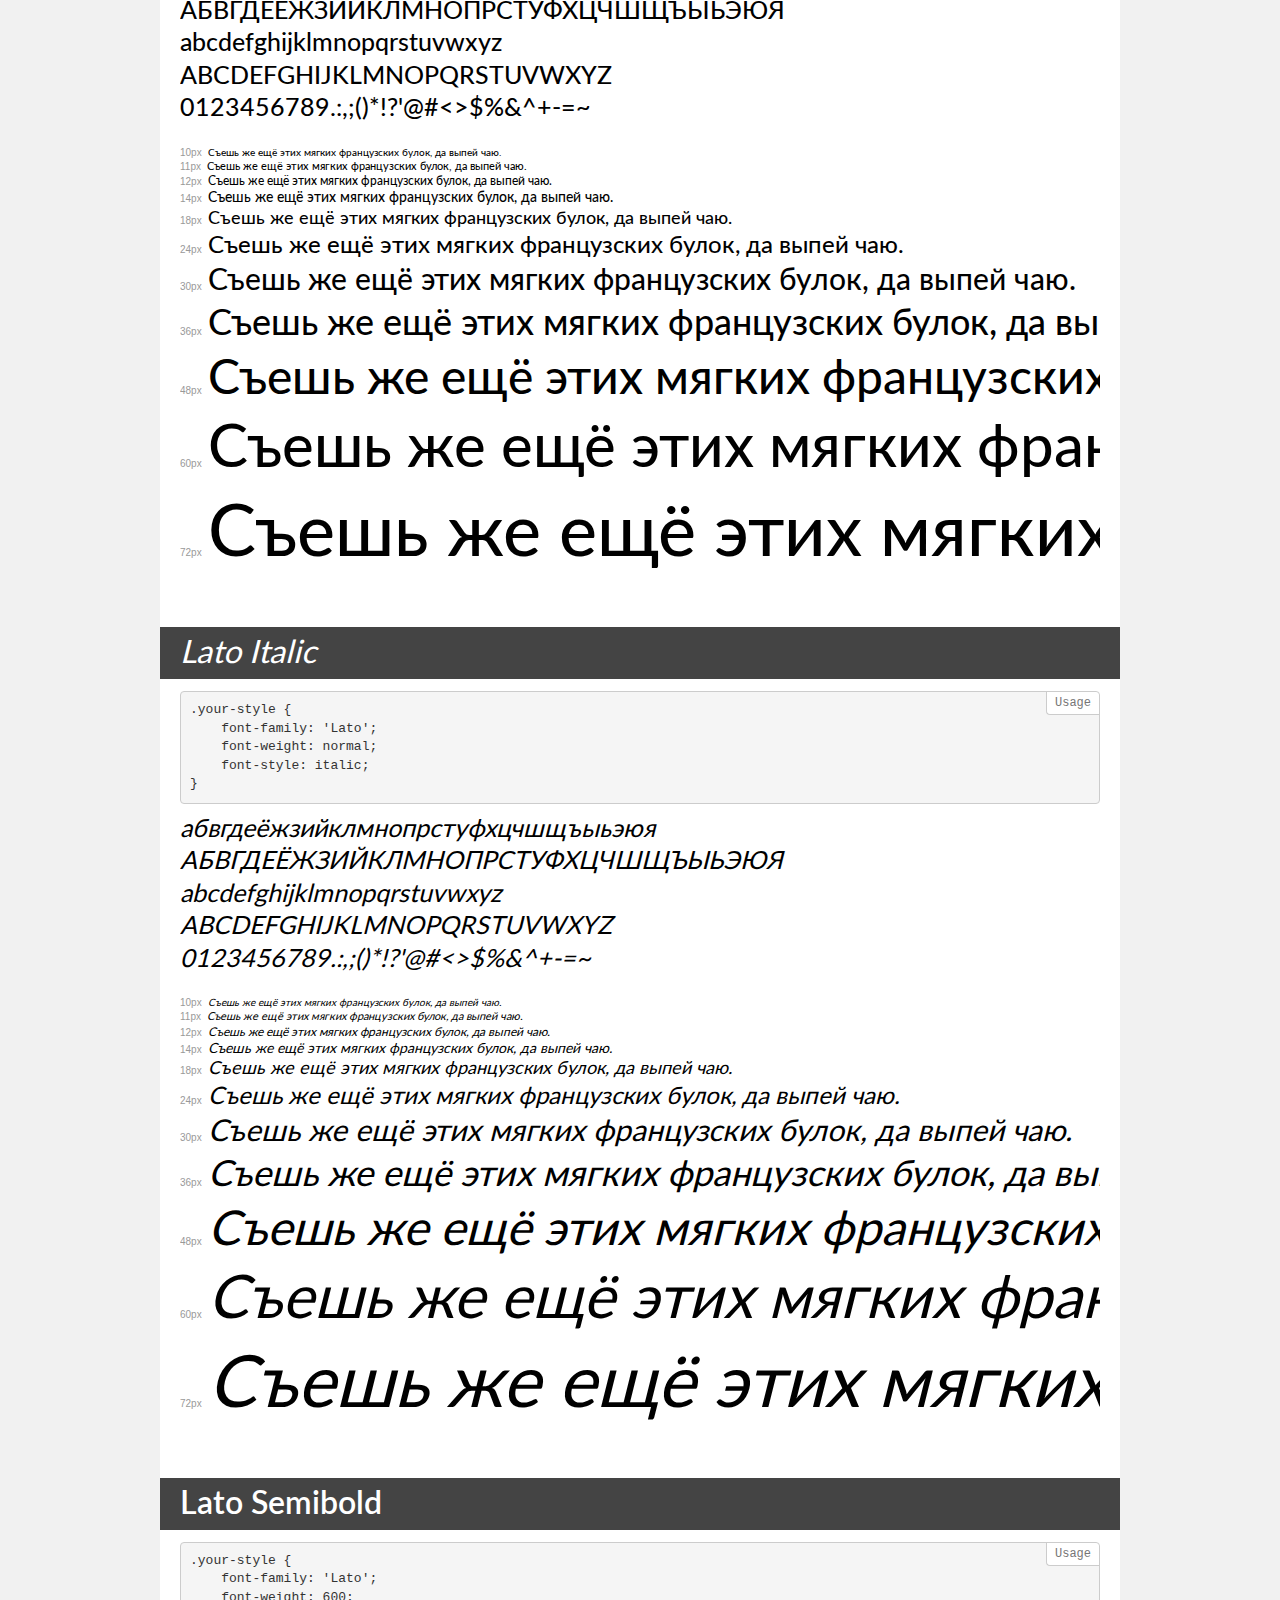
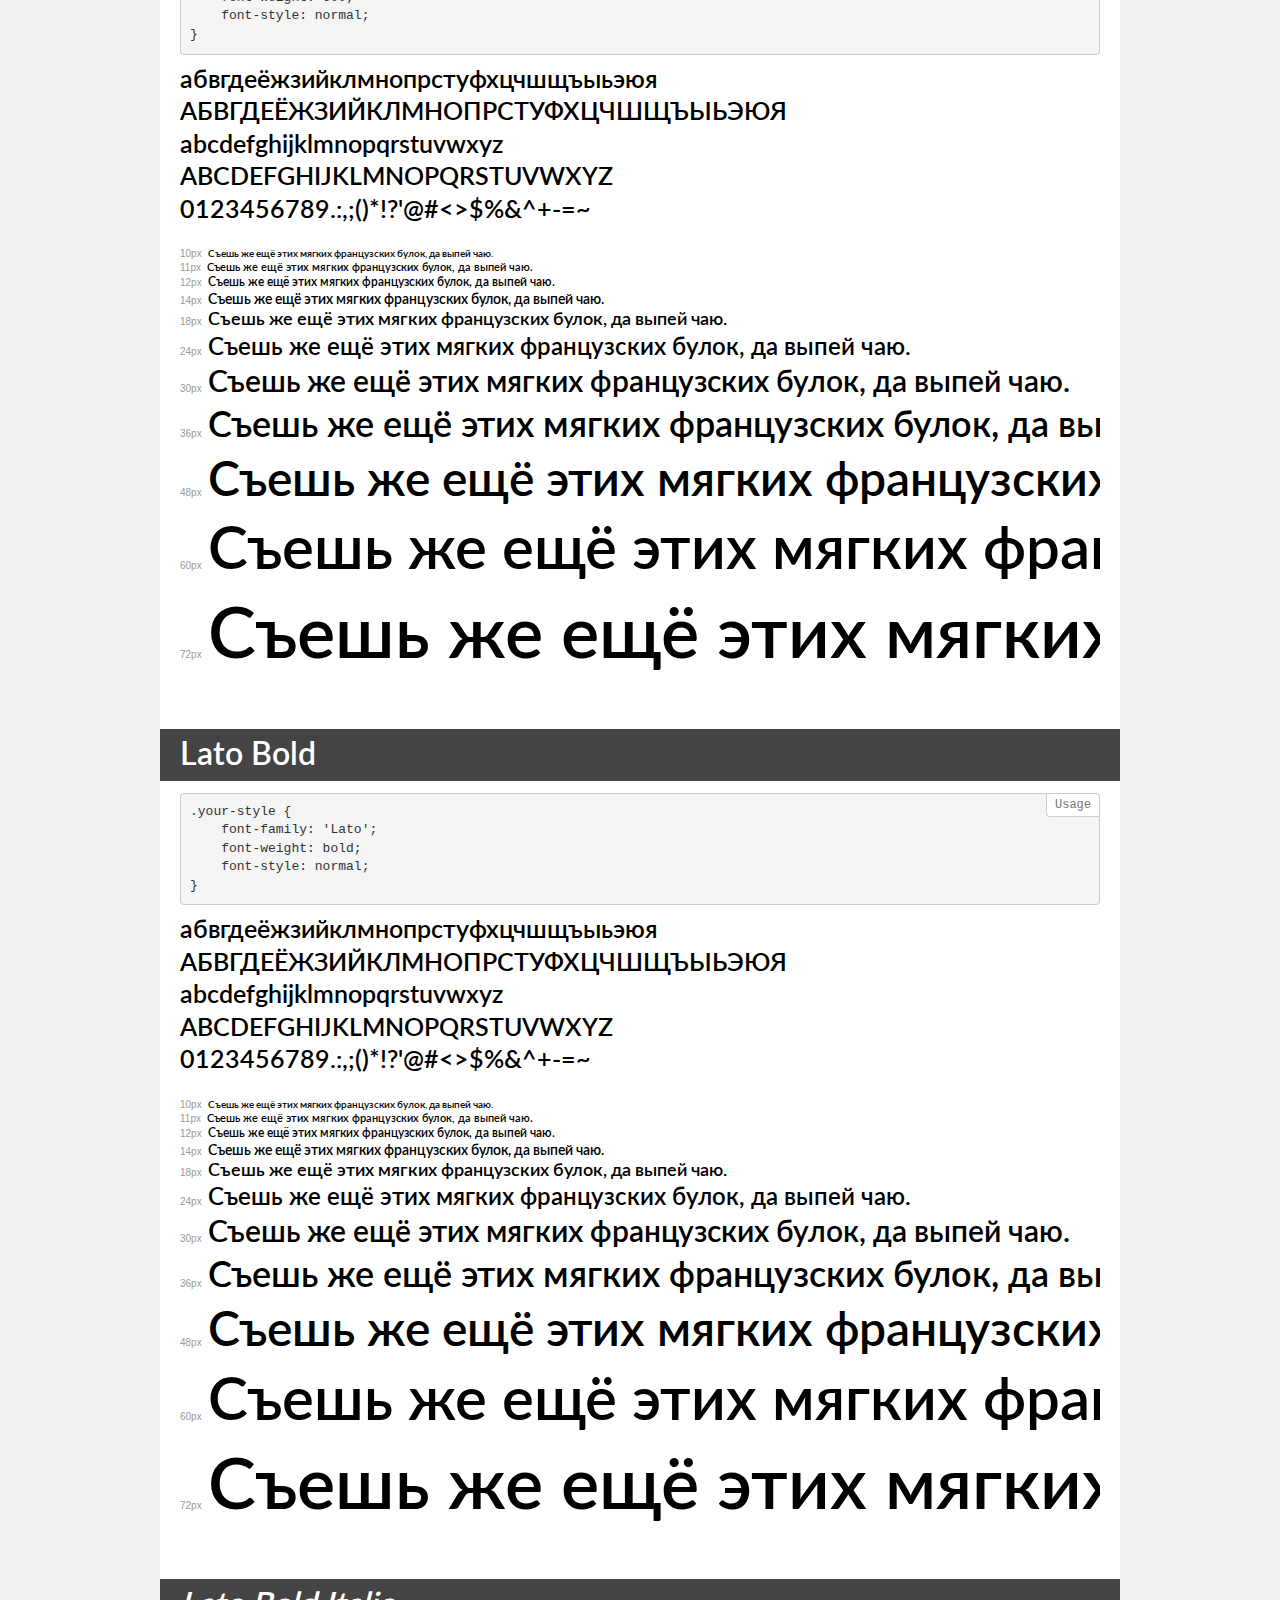
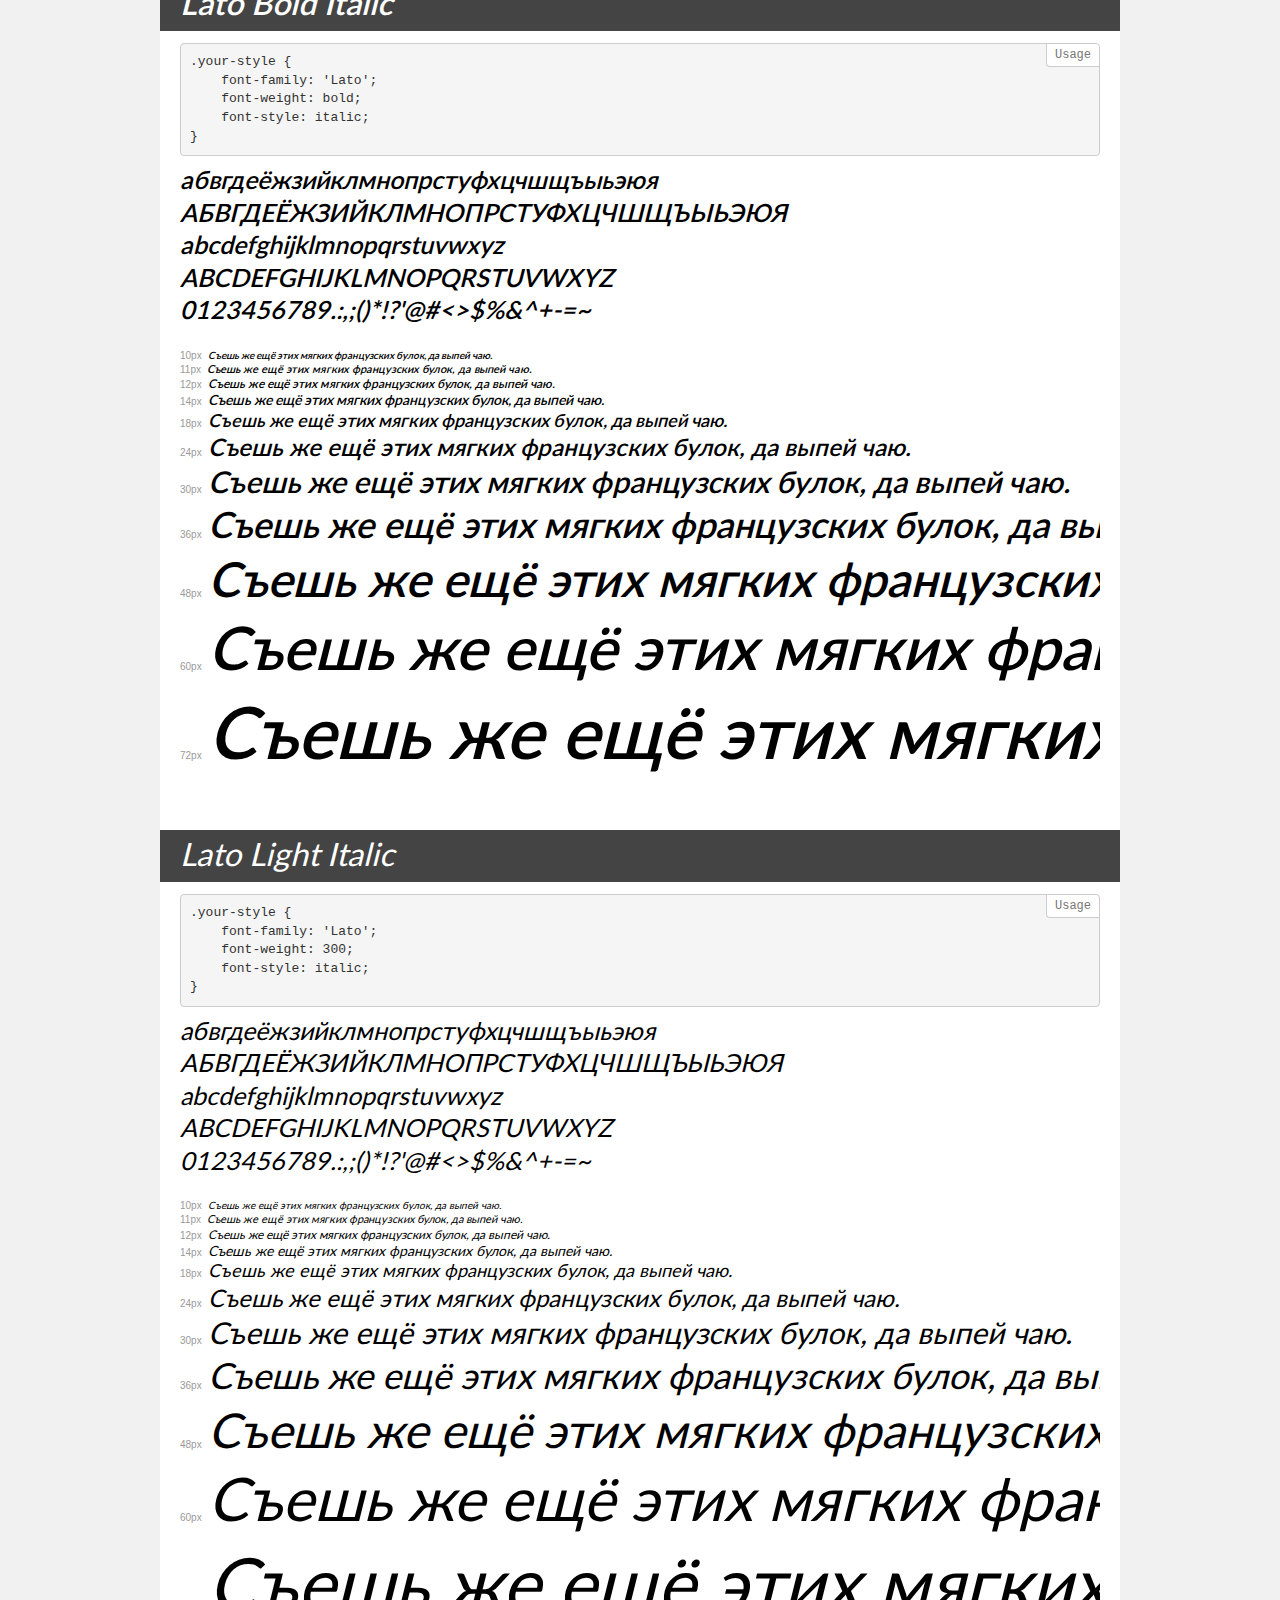
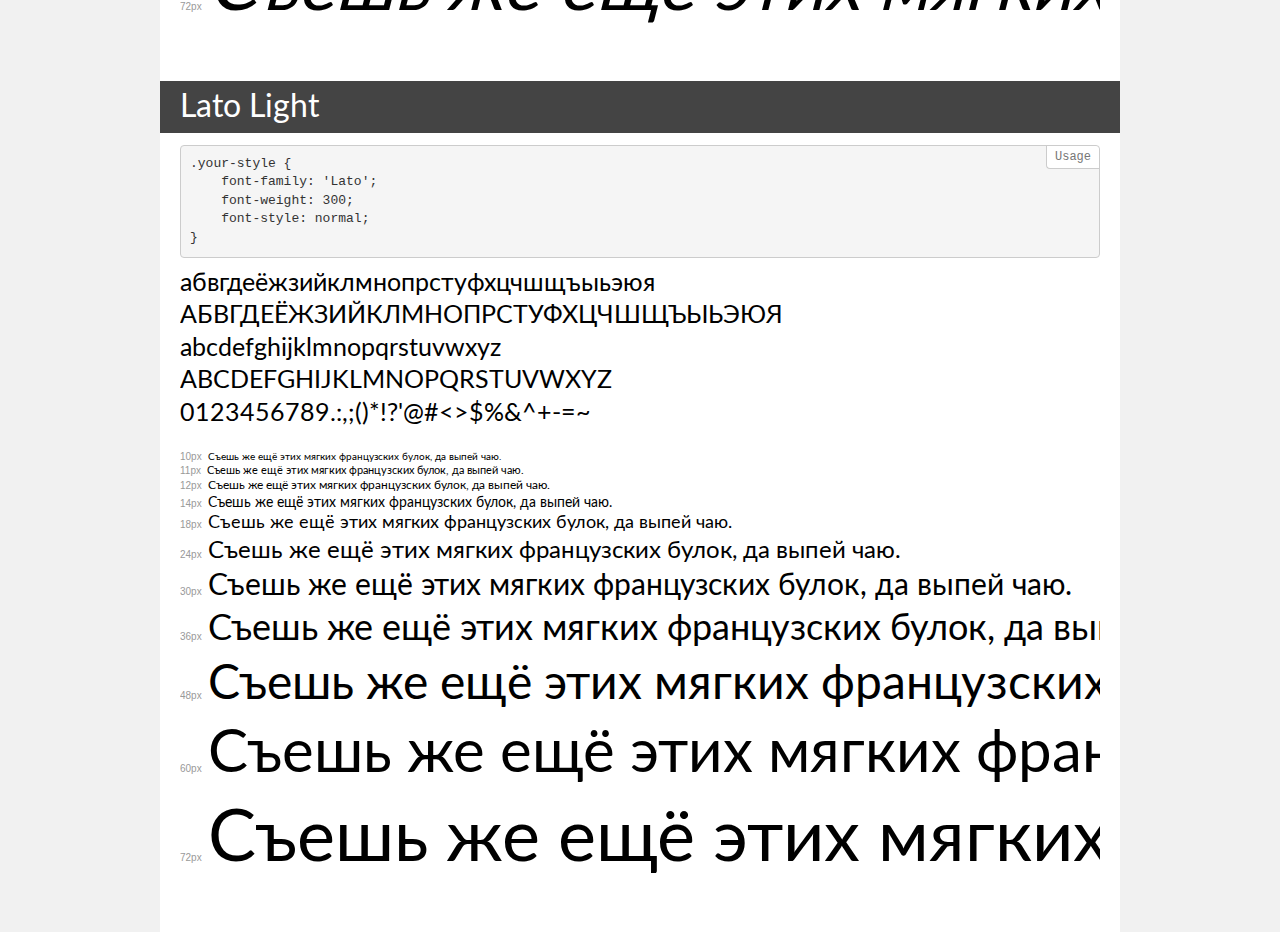
<file: css/fonts/Lato/demo.html>
<!DOCTYPE html>
<html>
<head>
    <meta charset="utf-8">
    <meta http-equiv="X-UA-Compatible" content="IE=edge">
    <meta name="viewport" content="width=device-width, initial-scale=1">
    <meta name="robots" content="noindex, noarchive">
    <title>Transfonter demo</title>
    <link href="stylesheet.css" rel="stylesheet">
    <style>
        /*
        http://meyerweb.com/eric/tools/css/reset/
        v2.0 | 20110126
        License: none (public domain)
        */
        html, body, div, span, applet, object, iframe,
        h1, h2, h3, h4, h5, h6, p, blockquote, pre,
        a, abbr, acronym, address, big, cite, code,
        del, dfn, em, img, ins, kbd, q, s, samp,
        small, strike, strong, sub, sup, tt, var,
        b, u, i, center,
        dl, dt, dd, ol, ul, li,
        fieldset, form, label, legend,
        table, caption, tbody, tfoot, thead, tr, th, td,
        article, aside, canvas, details, embed,
        figure, figcaption, footer, header, hgroup,
        menu, nav, output, ruby, section, summary,
        time, mark, audio, video {
            margin: 0;
            padding: 0;
            border: 0;
            font-size: 100%;
            font: inherit;
            vertical-align: baseline;
        }
        /* HTML5 display-role reset for older browsers */
        article, aside, details, figcaption, figure,
        footer, header, hgroup, menu, nav, section {
            display: block;
        }
        body {
            line-height: 1;
        }
        ol, ul {
            list-style: none;
        }
        blockquote, q {
            quotes: none;
        }
        blockquote:before, blockquote:after,
        q:before, q:after {
            content: '';
            content: none;
        }
        table {
            border-collapse: collapse;
            border-spacing: 0;
        }
        /* common styles */
        body {
            background: #f1f1f1;
            color: #000;
        }
        .page {
            background: #fff;
            width: 920px;
            margin: 0 auto;
            padding: 20px 20px 0 20px;
            overflow: hidden;
        }
        .font-container {
            overflow-x: auto;
            overflow-y: hidden;
            margin-bottom: 40px;
            line-height: 1.3;
            white-space: nowrap;
            padding-bottom: 5px;
        }
        h1 {
            position: relative;
            background: #444;
            font-size: 32px;
            color: #fff;
            padding: 10px 20px;
            margin: 0 -20px 12px -20px;
        }
        .letters {
            font-size: 25px;
            margin-bottom: 20px;
        }
        .s10:before {
            content: '10px';
        }
        .s11:before {
            content: '11px';
        }
        .s12:before {
            content: '12px';
        }
        .s14:before {
            content: '14px';
        }
        .s18:before {
            content: '18px';
        }
        .s24:before {
            content: '24px';
        }
        .s30:before {
            content: '30px';
        }
        .s36:before {
            content: '36px';
        }
        .s48:before {
            content: '48px';
        }
        .s60:before {
            content: '60px';
        }
        .s72:before {
            content: '72px';
        }
        .s10:before, .s11:before, .s12:before, .s14:before,
        .s18:before, .s24:before, .s30:before, .s36:before,
        .s48:before, .s60:before, .s72:before {
            font-family: Arial, sans-serif;
            font-size: 10px;
            font-weight: normal;
            font-style: normal;
            color: #999;
            padding-right: 6px;
        }
        pre {
            display: block;
            position: relative;
            padding: 9px;
            margin: 0 0 10px;
            font-family: Monaco, Menlo, Consolas, "Courier New", monospace !important;
            font-size: 13px;
            line-height: 1.428571429;
            color: #333;
            font-weight: normal !important;
            font-style: normal !important;
            background-color: #f5f5f5;
            border: 1px solid #ccc;
            overflow-x: auto;
            border-radius: 4px;
        }
        pre:after {
            display: block;
            position: absolute;
            right: 0;
            top: 0;
            content: 'Usage';
            line-height: 1;
            padding: 5px 8px;
            font-size: 12px;
            color: #767676;
            background-color: #fff;
            border: 1px solid #ccc;
            border-right: none;
            border-top: none;
            border-radius: 0 4px 0 4px;
            z-index: 10;
        }
        /* responsive */
        @media (max-width: 959px) {
            .page {
                width: auto;
                margin: 0;
            }
        }
    </style>
</head>
<body>
<div class="page">
    <div class="demo" style="font-family: 'Lato Hairline'; font-weight: 100; font-style: normal;">
        <h1>Lato Hairline</h1>
        <pre>.your-style {
    font-family: 'Lato Hairline';
    font-weight: 100;
    font-style: normal;
}</pre>
        <div class="font-container">
            <p class="letters">
                абвгдеёжзийклмнопрстуфхцчшщъыьэюя<br>
АБВГДЕЁЖЗИЙКЛМНОПРСТУФХЦЧШЩЪЫЬЭЮЯ<br>
abcdefghijklmnopqrstuvwxyz<br>
ABCDEFGHIJKLMNOPQRSTUVWXYZ<br>
                0123456789.:,;()*!?'@#<>$%&^+-=~
            </p>
            <p class="s10" style="font-size: 10px;">Съешь же ещё этих мягких французских булок, да выпей чаю.</p>
            <p class="s11" style="font-size: 11px;">Съешь же ещё этих мягких французских булок, да выпей чаю.</p>
            <p class="s12" style="font-size: 12px;">Съешь же ещё этих мягких французских булок, да выпей чаю.</p>
            <p class="s14" style="font-size: 14px;">Съешь же ещё этих мягких французских булок, да выпей чаю.</p>
            <p class="s18" style="font-size: 18px;">Съешь же ещё этих мягких французских булок, да выпей чаю.</p>
            <p class="s24" style="font-size: 24px;">Съешь же ещё этих мягких французских булок, да выпей чаю.</p>
            <p class="s30" style="font-size: 30px;">Съешь же ещё этих мягких французских булок, да выпей чаю.</p>
            <p class="s36" style="font-size: 36px;">Съешь же ещё этих мягких французских булок, да выпей чаю.</p>
            <p class="s48" style="font-size: 48px;">Съешь же ещё этих мягких французских булок, да выпей чаю.</p>
            <p class="s60" style="font-size: 60px;">Съешь же ещё этих мягких французских булок, да выпей чаю.</p>
            <p class="s72" style="font-size: 72px;">Съешь же ещё этих мягких французских булок, да выпей чаю.</p>
        </div>
    </div>
    <div class="demo" style="font-family: 'Lato'; font-weight: 900; font-style: normal;">
        <h1>Lato Heavy</h1>
        <pre>.your-style {
    font-family: 'Lato';
    font-weight: 900;
    font-style: normal;
}</pre>
        <div class="font-container">
            <p class="letters">
                абвгдеёжзийклмнопрстуфхцчшщъыьэюя<br>
АБВГДЕЁЖЗИЙКЛМНОПРСТУФХЦЧШЩЪЫЬЭЮЯ<br>
abcdefghijklmnopqrstuvwxyz<br>
ABCDEFGHIJKLMNOPQRSTUVWXYZ<br>
                0123456789.:,;()*!?'@#<>$%&^+-=~
            </p>
            <p class="s10" style="font-size: 10px;">Съешь же ещё этих мягких французских булок, да выпей чаю.</p>
            <p class="s11" style="font-size: 11px;">Съешь же ещё этих мягких французских булок, да выпей чаю.</p>
            <p class="s12" style="font-size: 12px;">Съешь же ещё этих мягких французских булок, да выпей чаю.</p>
            <p class="s14" style="font-size: 14px;">Съешь же ещё этих мягких французских булок, да выпей чаю.</p>
            <p class="s18" style="font-size: 18px;">Съешь же ещё этих мягких французских булок, да выпей чаю.</p>
            <p class="s24" style="font-size: 24px;">Съешь же ещё этих мягких французских булок, да выпей чаю.</p>
            <p class="s30" style="font-size: 30px;">Съешь же ещё этих мягких французских булок, да выпей чаю.</p>
            <p class="s36" style="font-size: 36px;">Съешь же ещё этих мягких французских булок, да выпей чаю.</p>
            <p class="s48" style="font-size: 48px;">Съешь же ещё этих мягких французских булок, да выпей чаю.</p>
            <p class="s60" style="font-size: 60px;">Съешь же ещё этих мягких французских булок, да выпей чаю.</p>
            <p class="s72" style="font-size: 72px;">Съешь же ещё этих мягких французских булок, да выпей чаю.</p>
        </div>
    </div>
    <div class="demo" style="font-family: 'Lato'; font-weight: 900; font-style: italic;">
        <h1>Lato Heavy Italic</h1>
        <pre>.your-style {
    font-family: 'Lato';
    font-weight: 900;
    font-style: italic;
}</pre>
        <div class="font-container">
            <p class="letters">
                абвгдеёжзийклмнопрстуфхцчшщъыьэюя<br>
АБВГДЕЁЖЗИЙКЛМНОПРСТУФХЦЧШЩЪЫЬЭЮЯ<br>
abcdefghijklmnopqrstuvwxyz<br>
ABCDEFGHIJKLMNOPQRSTUVWXYZ<br>
                0123456789.:,;()*!?'@#<>$%&^+-=~
            </p>
            <p class="s10" style="font-size: 10px;">Съешь же ещё этих мягких французских булок, да выпей чаю.</p>
            <p class="s11" style="font-size: 11px;">Съешь же ещё этих мягких французских булок, да выпей чаю.</p>
            <p class="s12" style="font-size: 12px;">Съешь же ещё этих мягких французских булок, да выпей чаю.</p>
            <p class="s14" style="font-size: 14px;">Съешь же ещё этих мягких французских булок, да выпей чаю.</p>
            <p class="s18" style="font-size: 18px;">Съешь же ещё этих мягких французских булок, да выпей чаю.</p>
            <p class="s24" style="font-size: 24px;">Съешь же ещё этих мягких французских булок, да выпей чаю.</p>
            <p class="s30" style="font-size: 30px;">Съешь же ещё этих мягких французских булок, да выпей чаю.</p>
            <p class="s36" style="font-size: 36px;">Съешь же ещё этих мягких французских булок, да выпей чаю.</p>
            <p class="s48" style="font-size: 48px;">Съешь же ещё этих мягких французских булок, да выпей чаю.</p>
            <p class="s60" style="font-size: 60px;">Съешь же ещё этих мягких французских булок, да выпей чаю.</p>
            <p class="s72" style="font-size: 72px;">Съешь же ещё этих мягких французских булок, да выпей чаю.</p>
        </div>
    </div>
    <div class="demo" style="font-family: 'Lato'; font-weight: normal; font-style: normal;">
        <h1>Lato Regular</h1>
        <pre>.your-style {
    font-family: 'Lato';
    font-weight: normal;
    font-style: normal;
}</pre>
        <div class="font-container">
            <p class="letters">
                абвгдеёжзийклмнопрстуфхцчшщъыьэюя<br>
АБВГДЕЁЖЗИЙКЛМНОПРСТУФХЦЧШЩЪЫЬЭЮЯ<br>
abcdefghijklmnopqrstuvwxyz<br>
ABCDEFGHIJKLMNOPQRSTUVWXYZ<br>
                0123456789.:,;()*!?'@#<>$%&^+-=~
            </p>
            <p class="s10" style="font-size: 10px;">Съешь же ещё этих мягких французских булок, да выпей чаю.</p>
            <p class="s11" style="font-size: 11px;">Съешь же ещё этих мягких французских булок, да выпей чаю.</p>
            <p class="s12" style="font-size: 12px;">Съешь же ещё этих мягких французских булок, да выпей чаю.</p>
            <p class="s14" style="font-size: 14px;">Съешь же ещё этих мягких французских булок, да выпей чаю.</p>
            <p class="s18" style="font-size: 18px;">Съешь же ещё этих мягких французских булок, да выпей чаю.</p>
            <p class="s24" style="font-size: 24px;">Съешь же ещё этих мягких французских булок, да выпей чаю.</p>
            <p class="s30" style="font-size: 30px;">Съешь же ещё этих мягких французских булок, да выпей чаю.</p>
            <p class="s36" style="font-size: 36px;">Съешь же ещё этих мягких французских булок, да выпей чаю.</p>
            <p class="s48" style="font-size: 48px;">Съешь же ещё этих мягких французских булок, да выпей чаю.</p>
            <p class="s60" style="font-size: 60px;">Съешь же ещё этих мягких французских булок, да выпей чаю.</p>
            <p class="s72" style="font-size: 72px;">Съешь же ещё этих мягких французских булок, да выпей чаю.</p>
        </div>
    </div>
    <div class="demo" style="font-family: 'Lato'; font-weight: 900; font-style: normal;">
        <h1>Lato Black</h1>
        <pre>.your-style {
    font-family: 'Lato';
    font-weight: 900;
    font-style: normal;
}</pre>
        <div class="font-container">
            <p class="letters">
                абвгдеёжзийклмнопрстуфхцчшщъыьэюя<br>
АБВГДЕЁЖЗИЙКЛМНОПРСТУФХЦЧШЩЪЫЬЭЮЯ<br>
abcdefghijklmnopqrstuvwxyz<br>
ABCDEFGHIJKLMNOPQRSTUVWXYZ<br>
                0123456789.:,;()*!?'@#<>$%&^+-=~
            </p>
            <p class="s10" style="font-size: 10px;">Съешь же ещё этих мягких французских булок, да выпей чаю.</p>
            <p class="s11" style="font-size: 11px;">Съешь же ещё этих мягких французских булок, да выпей чаю.</p>
            <p class="s12" style="font-size: 12px;">Съешь же ещё этих мягких французских булок, да выпей чаю.</p>
            <p class="s14" style="font-size: 14px;">Съешь же ещё этих мягких французских булок, да выпей чаю.</p>
            <p class="s18" style="font-size: 18px;">Съешь же ещё этих мягких французских булок, да выпей чаю.</p>
            <p class="s24" style="font-size: 24px;">Съешь же ещё этих мягких французских булок, да выпей чаю.</p>
            <p class="s30" style="font-size: 30px;">Съешь же ещё этих мягких французских булок, да выпей чаю.</p>
            <p class="s36" style="font-size: 36px;">Съешь же ещё этих мягких французских булок, да выпей чаю.</p>
            <p class="s48" style="font-size: 48px;">Съешь же ещё этих мягких французских булок, да выпей чаю.</p>
            <p class="s60" style="font-size: 60px;">Съешь же ещё этих мягких французских булок, да выпей чаю.</p>
            <p class="s72" style="font-size: 72px;">Съешь же ещё этих мягких французских булок, да выпей чаю.</p>
        </div>
    </div>
    <div class="demo" style="font-family: 'Lato'; font-weight: 600; font-style: italic;">
        <h1>Lato Semibold Italic</h1>
        <pre>.your-style {
    font-family: 'Lato';
    font-weight: 600;
    font-style: italic;
}</pre>
        <div class="font-container">
            <p class="letters">
                абвгдеёжзийклмнопрстуфхцчшщъыьэюя<br>
АБВГДЕЁЖЗИЙКЛМНОПРСТУФХЦЧШЩЪЫЬЭЮЯ<br>
abcdefghijklmnopqrstuvwxyz<br>
ABCDEFGHIJKLMNOPQRSTUVWXYZ<br>
                0123456789.:,;()*!?'@#<>$%&^+-=~
            </p>
            <p class="s10" style="font-size: 10px;">Съешь же ещё этих мягких французских булок, да выпей чаю.</p>
            <p class="s11" style="font-size: 11px;">Съешь же ещё этих мягких французских булок, да выпей чаю.</p>
            <p class="s12" style="font-size: 12px;">Съешь же ещё этих мягких французских булок, да выпей чаю.</p>
            <p class="s14" style="font-size: 14px;">Съешь же ещё этих мягких французских булок, да выпей чаю.</p>
            <p class="s18" style="font-size: 18px;">Съешь же ещё этих мягких французских булок, да выпей чаю.</p>
            <p class="s24" style="font-size: 24px;">Съешь же ещё этих мягких французских булок, да выпей чаю.</p>
            <p class="s30" style="font-size: 30px;">Съешь же ещё этих мягких французских булок, да выпей чаю.</p>
            <p class="s36" style="font-size: 36px;">Съешь же ещё этих мягких французских булок, да выпей чаю.</p>
            <p class="s48" style="font-size: 48px;">Съешь же ещё этих мягких французских булок, да выпей чаю.</p>
            <p class="s60" style="font-size: 60px;">Съешь же ещё этих мягких французских булок, да выпей чаю.</p>
            <p class="s72" style="font-size: 72px;">Съешь же ещё этих мягких французских булок, да выпей чаю.</p>
        </div>
    </div>
    <div class="demo" style="font-family: 'Lato'; font-weight: 900; font-style: italic;">
        <h1>Lato Black Italic</h1>
        <pre>.your-style {
    font-family: 'Lato';
    font-weight: 900;
    font-style: italic;
}</pre>
        <div class="font-container">
            <p class="letters">
                абвгдеёжзийклмнопрстуфхцчшщъыьэюя<br>
АБВГДЕЁЖЗИЙКЛМНОПРСТУФХЦЧШЩЪЫЬЭЮЯ<br>
abcdefghijklmnopqrstuvwxyz<br>
ABCDEFGHIJKLMNOPQRSTUVWXYZ<br>
                0123456789.:,;()*!?'@#<>$%&^+-=~
            </p>
            <p class="s10" style="font-size: 10px;">Съешь же ещё этих мягких французских булок, да выпей чаю.</p>
            <p class="s11" style="font-size: 11px;">Съешь же ещё этих мягких французских булок, да выпей чаю.</p>
            <p class="s12" style="font-size: 12px;">Съешь же ещё этих мягких французских булок, да выпей чаю.</p>
            <p class="s14" style="font-size: 14px;">Съешь же ещё этих мягких французских булок, да выпей чаю.</p>
            <p class="s18" style="font-size: 18px;">Съешь же ещё этих мягких французских булок, да выпей чаю.</p>
            <p class="s24" style="font-size: 24px;">Съешь же ещё этих мягких французских булок, да выпей чаю.</p>
            <p class="s30" style="font-size: 30px;">Съешь же ещё этих мягких французских булок, да выпей чаю.</p>
            <p class="s36" style="font-size: 36px;">Съешь же ещё этих мягких французских булок, да выпей чаю.</p>
            <p class="s48" style="font-size: 48px;">Съешь же ещё этих мягких французских булок, да выпей чаю.</p>
            <p class="s60" style="font-size: 60px;">Съешь же ещё этих мягких французских булок, да выпей чаю.</p>
            <p class="s72" style="font-size: 72px;">Съешь же ещё этих мягких французских булок, да выпей чаю.</p>
        </div>
    </div>
    <div class="demo" style="font-family: 'Lato Hairline'; font-weight: 100; font-style: italic;">
        <h1>Lato Hairline Italic</h1>
        <pre>.your-style {
    font-family: 'Lato Hairline';
    font-weight: 100;
    font-style: italic;
}</pre>
        <div class="font-container">
            <p class="letters">
                абвгдеёжзийклмнопрстуфхцчшщъыьэюя<br>
АБВГДЕЁЖЗИЙКЛМНОПРСТУФХЦЧШЩЪЫЬЭЮЯ<br>
abcdefghijklmnopqrstuvwxyz<br>
ABCDEFGHIJKLMNOPQRSTUVWXYZ<br>
                0123456789.:,;()*!?'@#<>$%&^+-=~
            </p>
            <p class="s10" style="font-size: 10px;">Съешь же ещё этих мягких французских булок, да выпей чаю.</p>
            <p class="s11" style="font-size: 11px;">Съешь же ещё этих мягких французских булок, да выпей чаю.</p>
            <p class="s12" style="font-size: 12px;">Съешь же ещё этих мягких французских булок, да выпей чаю.</p>
            <p class="s14" style="font-size: 14px;">Съешь же ещё этих мягких французских булок, да выпей чаю.</p>
            <p class="s18" style="font-size: 18px;">Съешь же ещё этих мягких французских булок, да выпей чаю.</p>
            <p class="s24" style="font-size: 24px;">Съешь же ещё этих мягких французских булок, да выпей чаю.</p>
            <p class="s30" style="font-size: 30px;">Съешь же ещё этих мягких французских булок, да выпей чаю.</p>
            <p class="s36" style="font-size: 36px;">Съешь же ещё этих мягких французских булок, да выпей чаю.</p>
            <p class="s48" style="font-size: 48px;">Съешь же ещё этих мягких французских булок, да выпей чаю.</p>
            <p class="s60" style="font-size: 60px;">Съешь же ещё этих мягких французских булок, да выпей чаю.</p>
            <p class="s72" style="font-size: 72px;">Съешь же ещё этих мягких французских булок, да выпей чаю.</p>
        </div>
    </div>
    <div class="demo" style="font-family: 'Lato'; font-weight: 500; font-style: italic;">
        <h1>Lato Medium Italic</h1>
        <pre>.your-style {
    font-family: 'Lato';
    font-weight: 500;
    font-style: italic;
}</pre>
        <div class="font-container">
            <p class="letters">
                абвгдеёжзийклмнопрстуфхцчшщъыьэюя<br>
АБВГДЕЁЖЗИЙКЛМНОПРСТУФХЦЧШЩЪЫЬЭЮЯ<br>
abcdefghijklmnopqrstuvwxyz<br>
ABCDEFGHIJKLMNOPQRSTUVWXYZ<br>
                0123456789.:,;()*!?'@#<>$%&^+-=~
            </p>
            <p class="s10" style="font-size: 10px;">Съешь же ещё этих мягких французских булок, да выпей чаю.</p>
            <p class="s11" style="font-size: 11px;">Съешь же ещё этих мягких французских булок, да выпей чаю.</p>
            <p class="s12" style="font-size: 12px;">Съешь же ещё этих мягких французских булок, да выпей чаю.</p>
            <p class="s14" style="font-size: 14px;">Съешь же ещё этих мягких французских булок, да выпей чаю.</p>
            <p class="s18" style="font-size: 18px;">Съешь же ещё этих мягких французских булок, да выпей чаю.</p>
            <p class="s24" style="font-size: 24px;">Съешь же ещё этих мягких французских булок, да выпей чаю.</p>
            <p class="s30" style="font-size: 30px;">Съешь же ещё этих мягких французских булок, да выпей чаю.</p>
            <p class="s36" style="font-size: 36px;">Съешь же ещё этих мягких французских булок, да выпей чаю.</p>
            <p class="s48" style="font-size: 48px;">Съешь же ещё этих мягких французских булок, да выпей чаю.</p>
            <p class="s60" style="font-size: 60px;">Съешь же ещё этих мягких французских булок, да выпей чаю.</p>
            <p class="s72" style="font-size: 72px;">Съешь же ещё этих мягких французских булок, да выпей чаю.</p>
        </div>
    </div>
    <div class="demo" style="font-family: 'Lato'; font-weight: 100; font-style: italic;">
        <h1>Lato Thin Italic</h1>
        <pre>.your-style {
    font-family: 'Lato';
    font-weight: 100;
    font-style: italic;
}</pre>
        <div class="font-container">
            <p class="letters">
                абвгдеёжзийклмнопрстуфхцчшщъыьэюя<br>
АБВГДЕЁЖЗИЙКЛМНОПРСТУФХЦЧШЩЪЫЬЭЮЯ<br>
abcdefghijklmnopqrstuvwxyz<br>
ABCDEFGHIJKLMNOPQRSTUVWXYZ<br>
                0123456789.:,;()*!?'@#<>$%&^+-=~
            </p>
            <p class="s10" style="font-size: 10px;">Съешь же ещё этих мягких французских булок, да выпей чаю.</p>
            <p class="s11" style="font-size: 11px;">Съешь же ещё этих мягких французских булок, да выпей чаю.</p>
            <p class="s12" style="font-size: 12px;">Съешь же ещё этих мягких французских булок, да выпей чаю.</p>
            <p class="s14" style="font-size: 14px;">Съешь же ещё этих мягких французских булок, да выпей чаю.</p>
            <p class="s18" style="font-size: 18px;">Съешь же ещё этих мягких французских булок, да выпей чаю.</p>
            <p class="s24" style="font-size: 24px;">Съешь же ещё этих мягких французских булок, да выпей чаю.</p>
            <p class="s30" style="font-size: 30px;">Съешь же ещё этих мягких французских булок, да выпей чаю.</p>
            <p class="s36" style="font-size: 36px;">Съешь же ещё этих мягких французских булок, да выпей чаю.</p>
            <p class="s48" style="font-size: 48px;">Съешь же ещё этих мягких французских булок, да выпей чаю.</p>
            <p class="s60" style="font-size: 60px;">Съешь же ещё этих мягких французских булок, да выпей чаю.</p>
            <p class="s72" style="font-size: 72px;">Съешь же ещё этих мягких французских булок, да выпей чаю.</p>
        </div>
    </div>
    <div class="demo" style="font-family: 'Lato'; font-weight: 100; font-style: normal;">
        <h1>Lato Thin</h1>
        <pre>.your-style {
    font-family: 'Lato';
    font-weight: 100;
    font-style: normal;
}</pre>
        <div class="font-container">
            <p class="letters">
                абвгдеёжзийклмнопрстуфхцчшщъыьэюя<br>
АБВГДЕЁЖЗИЙКЛМНОПРСТУФХЦЧШЩЪЫЬЭЮЯ<br>
abcdefghijklmnopqrstuvwxyz<br>
ABCDEFGHIJKLMNOPQRSTUVWXYZ<br>
                0123456789.:,;()*!?'@#<>$%&^+-=~
            </p>
            <p class="s10" style="font-size: 10px;">Съешь же ещё этих мягких французских булок, да выпей чаю.</p>
            <p class="s11" style="font-size: 11px;">Съешь же ещё этих мягких французских булок, да выпей чаю.</p>
            <p class="s12" style="font-size: 12px;">Съешь же ещё этих мягких французских булок, да выпей чаю.</p>
            <p class="s14" style="font-size: 14px;">Съешь же ещё этих мягких французских булок, да выпей чаю.</p>
            <p class="s18" style="font-size: 18px;">Съешь же ещё этих мягких французских булок, да выпей чаю.</p>
            <p class="s24" style="font-size: 24px;">Съешь же ещё этих мягких французских булок, да выпей чаю.</p>
            <p class="s30" style="font-size: 30px;">Съешь же ещё этих мягких французских булок, да выпей чаю.</p>
            <p class="s36" style="font-size: 36px;">Съешь же ещё этих мягких французских булок, да выпей чаю.</p>
            <p class="s48" style="font-size: 48px;">Съешь же ещё этих мягких французских булок, да выпей чаю.</p>
            <p class="s60" style="font-size: 60px;">Съешь же ещё этих мягких французских булок, да выпей чаю.</p>
            <p class="s72" style="font-size: 72px;">Съешь же ещё этих мягких французских булок, да выпей чаю.</p>
        </div>
    </div>
    <div class="demo" style="font-family: 'Lato'; font-weight: 500; font-style: normal;">
        <h1>Lato Medium</h1>
        <pre>.your-style {
    font-family: 'Lato';
    font-weight: 500;
    font-style: normal;
}</pre>
        <div class="font-container">
            <p class="letters">
                абвгдеёжзийклмнопрстуфхцчшщъыьэюя<br>
АБВГДЕЁЖЗИЙКЛМНОПРСТУФХЦЧШЩЪЫЬЭЮЯ<br>
abcdefghijklmnopqrstuvwxyz<br>
ABCDEFGHIJKLMNOPQRSTUVWXYZ<br>
                0123456789.:,;()*!?'@#<>$%&^+-=~
            </p>
            <p class="s10" style="font-size: 10px;">Съешь же ещё этих мягких французских булок, да выпей чаю.</p>
            <p class="s11" style="font-size: 11px;">Съешь же ещё этих мягких французских булок, да выпей чаю.</p>
            <p class="s12" style="font-size: 12px;">Съешь же ещё этих мягких французских булок, да выпей чаю.</p>
            <p class="s14" style="font-size: 14px;">Съешь же ещё этих мягких французских булок, да выпей чаю.</p>
            <p class="s18" style="font-size: 18px;">Съешь же ещё этих мягких французских булок, да выпей чаю.</p>
            <p class="s24" style="font-size: 24px;">Съешь же ещё этих мягких французских булок, да выпей чаю.</p>
            <p class="s30" style="font-size: 30px;">Съешь же ещё этих мягких французских булок, да выпей чаю.</p>
            <p class="s36" style="font-size: 36px;">Съешь же ещё этих мягких французских булок, да выпей чаю.</p>
            <p class="s48" style="font-size: 48px;">Съешь же ещё этих мягких французских булок, да выпей чаю.</p>
            <p class="s60" style="font-size: 60px;">Съешь же ещё этих мягких французских булок, да выпей чаю.</p>
            <p class="s72" style="font-size: 72px;">Съешь же ещё этих мягких французских булок, да выпей чаю.</p>
        </div>
    </div>
    <div class="demo" style="font-family: 'Lato'; font-weight: normal; font-style: italic;">
        <h1>Lato Italic</h1>
        <pre>.your-style {
    font-family: 'Lato';
    font-weight: normal;
    font-style: italic;
}</pre>
        <div class="font-container">
            <p class="letters">
                абвгдеёжзийклмнопрстуфхцчшщъыьэюя<br>
АБВГДЕЁЖЗИЙКЛМНОПРСТУФХЦЧШЩЪЫЬЭЮЯ<br>
abcdefghijklmnopqrstuvwxyz<br>
ABCDEFGHIJKLMNOPQRSTUVWXYZ<br>
                0123456789.:,;()*!?'@#<>$%&^+-=~
            </p>
            <p class="s10" style="font-size: 10px;">Съешь же ещё этих мягких французских булок, да выпей чаю.</p>
            <p class="s11" style="font-size: 11px;">Съешь же ещё этих мягких французских булок, да выпей чаю.</p>
            <p class="s12" style="font-size: 12px;">Съешь же ещё этих мягких французских булок, да выпей чаю.</p>
            <p class="s14" style="font-size: 14px;">Съешь же ещё этих мягких французских булок, да выпей чаю.</p>
            <p class="s18" style="font-size: 18px;">Съешь же ещё этих мягких французских булок, да выпей чаю.</p>
            <p class="s24" style="font-size: 24px;">Съешь же ещё этих мягких французских булок, да выпей чаю.</p>
            <p class="s30" style="font-size: 30px;">Съешь же ещё этих мягких французских булок, да выпей чаю.</p>
            <p class="s36" style="font-size: 36px;">Съешь же ещё этих мягких французских булок, да выпей чаю.</p>
            <p class="s48" style="font-size: 48px;">Съешь же ещё этих мягких французских булок, да выпей чаю.</p>
            <p class="s60" style="font-size: 60px;">Съешь же ещё этих мягких французских булок, да выпей чаю.</p>
            <p class="s72" style="font-size: 72px;">Съешь же ещё этих мягких французских булок, да выпей чаю.</p>
        </div>
    </div>
    <div class="demo" style="font-family: 'Lato'; font-weight: 600; font-style: normal;">
        <h1>Lato Semibold</h1>
        <pre>.your-style {
    font-family: 'Lato';
    font-weight: 600;
    font-style: normal;
}</pre>
        <div class="font-container">
            <p class="letters">
                абвгдеёжзийклмнопрстуфхцчшщъыьэюя<br>
АБВГДЕЁЖЗИЙКЛМНОПРСТУФХЦЧШЩЪЫЬЭЮЯ<br>
abcdefghijklmnopqrstuvwxyz<br>
ABCDEFGHIJKLMNOPQRSTUVWXYZ<br>
                0123456789.:,;()*!?'@#<>$%&^+-=~
            </p>
            <p class="s10" style="font-size: 10px;">Съешь же ещё этих мягких французских булок, да выпей чаю.</p>
            <p class="s11" style="font-size: 11px;">Съешь же ещё этих мягких французских булок, да выпей чаю.</p>
            <p class="s12" style="font-size: 12px;">Съешь же ещё этих мягких французских булок, да выпей чаю.</p>
            <p class="s14" style="font-size: 14px;">Съешь же ещё этих мягких французских булок, да выпей чаю.</p>
            <p class="s18" style="font-size: 18px;">Съешь же ещё этих мягких французских булок, да выпей чаю.</p>
            <p class="s24" style="font-size: 24px;">Съешь же ещё этих мягких французских булок, да выпей чаю.</p>
            <p class="s30" style="font-size: 30px;">Съешь же ещё этих мягких французских булок, да выпей чаю.</p>
            <p class="s36" style="font-size: 36px;">Съешь же ещё этих мягких французских булок, да выпей чаю.</p>
            <p class="s48" style="font-size: 48px;">Съешь же ещё этих мягких французских булок, да выпей чаю.</p>
            <p class="s60" style="font-size: 60px;">Съешь же ещё этих мягких французских булок, да выпей чаю.</p>
            <p class="s72" style="font-size: 72px;">Съешь же ещё этих мягких французских булок, да выпей чаю.</p>
        </div>
    </div>
    <div class="demo" style="font-family: 'Lato'; font-weight: bold; font-style: normal;">
        <h1>Lato Bold</h1>
        <pre>.your-style {
    font-family: 'Lato';
    font-weight: bold;
    font-style: normal;
}</pre>
        <div class="font-container">
            <p class="letters">
                абвгдеёжзийклмнопрстуфхцчшщъыьэюя<br>
АБВГДЕЁЖЗИЙКЛМНОПРСТУФХЦЧШЩЪЫЬЭЮЯ<br>
abcdefghijklmnopqrstuvwxyz<br>
ABCDEFGHIJKLMNOPQRSTUVWXYZ<br>
                0123456789.:,;()*!?'@#<>$%&^+-=~
            </p>
            <p class="s10" style="font-size: 10px;">Съешь же ещё этих мягких французских булок, да выпей чаю.</p>
            <p class="s11" style="font-size: 11px;">Съешь же ещё этих мягких французских булок, да выпей чаю.</p>
            <p class="s12" style="font-size: 12px;">Съешь же ещё этих мягких французских булок, да выпей чаю.</p>
            <p class="s14" style="font-size: 14px;">Съешь же ещё этих мягких французских булок, да выпей чаю.</p>
            <p class="s18" style="font-size: 18px;">Съешь же ещё этих мягких французских булок, да выпей чаю.</p>
            <p class="s24" style="font-size: 24px;">Съешь же ещё этих мягких французских булок, да выпей чаю.</p>
            <p class="s30" style="font-size: 30px;">Съешь же ещё этих мягких французских булок, да выпей чаю.</p>
            <p class="s36" style="font-size: 36px;">Съешь же ещё этих мягких французских булок, да выпей чаю.</p>
            <p class="s48" style="font-size: 48px;">Съешь же ещё этих мягких французских булок, да выпей чаю.</p>
            <p class="s60" style="font-size: 60px;">Съешь же ещё этих мягких французских булок, да выпей чаю.</p>
            <p class="s72" style="font-size: 72px;">Съешь же ещё этих мягких французских булок, да выпей чаю.</p>
        </div>
    </div>
    <div class="demo" style="font-family: 'Lato'; font-weight: bold; font-style: italic;">
        <h1>Lato Bold Italic</h1>
        <pre>.your-style {
    font-family: 'Lato';
    font-weight: bold;
    font-style: italic;
}</pre>
        <div class="font-container">
            <p class="letters">
                абвгдеёжзийклмнопрстуфхцчшщъыьэюя<br>
АБВГДЕЁЖЗИЙКЛМНОПРСТУФХЦЧШЩЪЫЬЭЮЯ<br>
abcdefghijklmnopqrstuvwxyz<br>
ABCDEFGHIJKLMNOPQRSTUVWXYZ<br>
                0123456789.:,;()*!?'@#<>$%&^+-=~
            </p>
            <p class="s10" style="font-size: 10px;">Съешь же ещё этих мягких французских булок, да выпей чаю.</p>
            <p class="s11" style="font-size: 11px;">Съешь же ещё этих мягких французских булок, да выпей чаю.</p>
            <p class="s12" style="font-size: 12px;">Съешь же ещё этих мягких французских булок, да выпей чаю.</p>
            <p class="s14" style="font-size: 14px;">Съешь же ещё этих мягких французских булок, да выпей чаю.</p>
            <p class="s18" style="font-size: 18px;">Съешь же ещё этих мягких французских булок, да выпей чаю.</p>
            <p class="s24" style="font-size: 24px;">Съешь же ещё этих мягких французских булок, да выпей чаю.</p>
            <p class="s30" style="font-size: 30px;">Съешь же ещё этих мягких французских булок, да выпей чаю.</p>
            <p class="s36" style="font-size: 36px;">Съешь же ещё этих мягких французских булок, да выпей чаю.</p>
            <p class="s48" style="font-size: 48px;">Съешь же ещё этих мягких французских булок, да выпей чаю.</p>
            <p class="s60" style="font-size: 60px;">Съешь же ещё этих мягких французских булок, да выпей чаю.</p>
            <p class="s72" style="font-size: 72px;">Съешь же ещё этих мягких французских булок, да выпей чаю.</p>
        </div>
    </div>
    <div class="demo" style="font-family: 'Lato'; font-weight: 300; font-style: italic;">
        <h1>Lato Light Italic</h1>
        <pre>.your-style {
    font-family: 'Lato';
    font-weight: 300;
    font-style: italic;
}</pre>
        <div class="font-container">
            <p class="letters">
                абвгдеёжзийклмнопрстуфхцчшщъыьэюя<br>
АБВГДЕЁЖЗИЙКЛМНОПРСТУФХЦЧШЩЪЫЬЭЮЯ<br>
abcdefghijklmnopqrstuvwxyz<br>
ABCDEFGHIJKLMNOPQRSTUVWXYZ<br>
                0123456789.:,;()*!?'@#<>$%&^+-=~
            </p>
            <p class="s10" style="font-size: 10px;">Съешь же ещё этих мягких французских булок, да выпей чаю.</p>
            <p class="s11" style="font-size: 11px;">Съешь же ещё этих мягких французских булок, да выпей чаю.</p>
            <p class="s12" style="font-size: 12px;">Съешь же ещё этих мягких французских булок, да выпей чаю.</p>
            <p class="s14" style="font-size: 14px;">Съешь же ещё этих мягких французских булок, да выпей чаю.</p>
            <p class="s18" style="font-size: 18px;">Съешь же ещё этих мягких французских булок, да выпей чаю.</p>
            <p class="s24" style="font-size: 24px;">Съешь же ещё этих мягких французских булок, да выпей чаю.</p>
            <p class="s30" style="font-size: 30px;">Съешь же ещё этих мягких французских булок, да выпей чаю.</p>
            <p class="s36" style="font-size: 36px;">Съешь же ещё этих мягких французских булок, да выпей чаю.</p>
            <p class="s48" style="font-size: 48px;">Съешь же ещё этих мягких французских булок, да выпей чаю.</p>
            <p class="s60" style="font-size: 60px;">Съешь же ещё этих мягких французских булок, да выпей чаю.</p>
            <p class="s72" style="font-size: 72px;">Съешь же ещё этих мягких французских булок, да выпей чаю.</p>
        </div>
    </div>
    <div class="demo" style="font-family: 'Lato'; font-weight: 300; font-style: normal;">
        <h1>Lato Light</h1>
        <pre>.your-style {
    font-family: 'Lato';
    font-weight: 300;
    font-style: normal;
}</pre>
        <div class="font-container">
            <p class="letters">
                абвгдеёжзийклмнопрстуфхцчшщъыьэюя<br>
АБВГДЕЁЖЗИЙКЛМНОПРСТУФХЦЧШЩЪЫЬЭЮЯ<br>
abcdefghijklmnopqrstuvwxyz<br>
ABCDEFGHIJKLMNOPQRSTUVWXYZ<br>
                0123456789.:,;()*!?'@#<>$%&^+-=~
            </p>
            <p class="s10" style="font-size: 10px;">Съешь же ещё этих мягких французских булок, да выпей чаю.</p>
            <p class="s11" style="font-size: 11px;">Съешь же ещё этих мягких французских булок, да выпей чаю.</p>
            <p class="s12" style="font-size: 12px;">Съешь же ещё этих мягких французских булок, да выпей чаю.</p>
            <p class="s14" style="font-size: 14px;">Съешь же ещё этих мягких французских булок, да выпей чаю.</p>
            <p class="s18" style="font-size: 18px;">Съешь же ещё этих мягких французских булок, да выпей чаю.</p>
            <p class="s24" style="font-size: 24px;">Съешь же ещё этих мягких французских булок, да выпей чаю.</p>
            <p class="s30" style="font-size: 30px;">Съешь же ещё этих мягких французских булок, да выпей чаю.</p>
            <p class="s36" style="font-size: 36px;">Съешь же ещё этих мягких французских булок, да выпей чаю.</p>
            <p class="s48" style="font-size: 48px;">Съешь же ещё этих мягких французских булок, да выпей чаю.</p>
            <p class="s60" style="font-size: 60px;">Съешь же ещё этих мягких французских булок, да выпей чаю.</p>
            <p class="s72" style="font-size: 72px;">Съешь же ещё этих мягких французских булок, да выпей чаю.</p>
        </div>
    </div>
</div>
</body>
</html>
</file>
<file: css/base.css>
body {
	font-family: 'Lato', sans-serif;
	font-weight: 400;
	font-size: 20px;
	line-height: 1.5;
	color: #424242;
	/* min-width: 1600px; */
}

@media (max-width: 991px) {
	body {
		font-size: 18px;
	}
}

/* Utility */

.none {
	display: none !important;
}

.visually-hidden {
	position: absolute;
	opacity: 0;
	visibility: hidden;
	width: 0px;
	height: 0px;
	display: block;
	margin-left: -10000px;
	background: transparent;
	font-size: 0;
}

/* Grid */

.container {
	width: 1400px;
	padding-left: 15px;
	padding-right: 15px;
	margin-left: auto;
	margin-right: auto;
}

@media (max-width: 1399px) {
	.container {
		width: 100%;
	}
}

.container-wide {
	width: 1536px;
}

@media (max-width: 1535px) {
	.container-wide {
		width: 100%;
	}
}

.no-scroll {
	overflow: hidden;
}
</file>
<file: css/blocks/btn.css>
.btn,
a.btn {
	display: inline-block;

	/* height: 51px;
	line-height: 51px; */

	min-height: 51px;
	display: flex;
	justify-content: center;
	align-items: center;
	line-height: 1;

	padding-left: 50px;
	padding-right: 50px;
	background-color: #01996d;
	color: #fff;
	font-size: 20px;
	font-weight: 400;
	border-radius: 4px;
	transition: opacity 0.2s ease;
}

.btn:hover,
a.btn:hover {
	opacity: 0.8;
	color: #fff;
}

.btn-big,
a.btn-big {
	min-height: 65px;
}

@media (max-width: 991px) {
	.btn,
	a.btn {
		min-height: 41px;
		padding-left: 30px;
		padding-right: 30px;
	}
	.btn-big,
	a.btn-big {
		min-height: 55px;
	}
}
</file>
<file: css/blocks/header.css>
.header {
	padding-top: 17px;
	padding-bottom: 17px;
	border-bottom: 1px solid #d6d6d6;
	line-height: 1;
}

.header-row {
	display: flex;
	align-items: center;
}
.header-logo{
	height: 50px;
	width: 50px;
}

.header-nav {
	margin-left: 172px;
	font-weight: 500;
	color: #292929;
}

.header-nav ul {
	display: flex;
}

.header-nav li + li {
	margin-left: 70px;
}

.header-nav a {
	transition: color 0.2s ease;
}

.header-nav a:hover {
	color: #01996d;
}

.header-login {
	display: flex;
	align-items: center;
	margin-left: auto;
}

.header-login > * + * {
	margin-left: 35px;
}

.header-login-link {
	margin-top: -1px;
	color: #000;
	transition: color 0.2s ease;
}

.header-login-link:hover {
	color: #01996d;
}

@media (max-width: 1199px) {
	.header-row {
		justify-content: space-between;
	}
	.header-nav {
		margin-left: 30px;
	}
	.header-nav li + li {
		margin-left: 50px;
	}
	.header-login {
        margin-left: 30px;
	}
}

@media (max-width: 991px) {
    .header-nav, .header-login {
		display: none;
	}
}
</file>
<file: css/blocks/home.css>
.home {
	position: relative;
	padding: 175px 0;
	min-height: 895px;
	background-color: rgba(250, 241, 229, 0.253);
}

.home-content {
	max-width: 440px;
}

.home-heading {
	color: #01996d;
	font-family: 'Georgia', serif;
	font-weight: 700;
	font-size: 65px;
}

.home-heading + * {
	margin-top: 30px;
}

.home-text {
	color: #484848;
	line-height: 144.5%;
	max-width: 430px;
}

.home-text + * {
	margin-top: 53px;
}

.home-btn {
	display: flex;
}

.home-bg-img {
	z-index: -1;
	position: absolute;
	left: 0;
	top: 0;
	width: 100%;
	height: 100%;
	background-color: rgb(250, 241, 229);
}

.home-bg-img img {
	height: 100%;
	width: 100%;
	object-fit: cover;
}

@media (max-width: 991px) {
	.home {
		padding: 40px 0;
		min-height: unset;
	}
	.home-heading {
		font-size: 45px;
		line-height: 1.2;
	}
	.home-text + * {
		margin-top: 30px;
	}
	.home-bg-img img {
		opacity: 0.3;
	}
}
</file>
<file: css/blocks/how-it-works.css>
.how-it-works {
	padding-top: 169px;
	padding-bottom: 51px;
}

.how-it-works-header {
	padding-bottom: 52px;
	display: flex;
	justify-content: space-between;
}

.how-it-works-header-head {
	max-width: 584px;
	margin-right: 30px;
}

.how-it-works-title {
	margin-bottom: -3px;
	font-weight: 600;
	font-size: 24px;
	line-height: 157%;
}

.how-it-works-subtitle {
	line-height: 157%;
	font-weight: 700;
	font-size: 50px;
	font-family: 'Georgia', serif;
	color: #01996d;
}

.how-it-works-header-content {
	padding-top: 58px;
	max-width: 671px;
	line-height: 150%;
	font-weight: 500;
}

.how-it-works-steps {
	display: grid;
	grid-template-columns: repeat(auto-fit, 390px);
	column-gap: 95px;
}

.step {
	max-width: 390px;
}

.step:nth-child(2) {
	padding-top: 287px;
}

.step:nth-child(3) {
	padding-top: 54px;
}

.step-heading {
	position: relative;
	padding-top: 135px;
	padding-left: 88px;

	margin-bottom: 55px;
	font-family: 'Georgia', serif;
	font-weight: 700;
	font-size: 30px;
	line-height: 150%;
	color: #000000;
}

.step-heading::before {
	position: absolute;
	left: 0;
	top: 0;

	content: attr(data-number);
	font-weight: 400;
	font-size: 150px;
	line-height: 150%;
	color: rgba(1, 153, 109, 0.2);
}

.step-text {
	margin-bottom: 60px;
	font-weight: 500;
	font-size: 20px;
	line-height: 150%;
	color: #424242;
}

.step-img-wrapper {
	position: relative;
	padding-bottom: 126%;
}

.step-img {
	border-radius: 8px;
	position: absolute;
	left: 0;
	top: 0;
	width: 100%;
	height: 100%;
	object-fit: cover;
}

@media (max-width: 1399px) {
	.how-it-works {
		padding-top: 60px;
		padding-bottom: 30px;
	}

	.how-it-works-subtitle {
		line-height: 130%;
		font-size: 40px;
	}

	.how-it-works-header-content {
		padding-top: 20px;
	}

	.how-it-works-header {
		padding-bottom: 52px;
		flex-direction: column;
	}
}

@media (max-width: 1389px) {
	.step:nth-child(2),
	.step:nth-child(3) {
		padding-top: 0px;
	}
}

@media (max-width: 419px) {
	.how-it-works-steps {
		grid-template-columns: 1fr;
	}
}
</file>
<file: css/blocks/story.css>
.story {
	padding: 229px 0 176px;
	background-color: #245852;
	color: #fff;
}

.story-row {
	display: flex;
	justify-content: space-between;
	align-items: center;
}

.story-content {
	margin-right: 30px;
	max-width: 580px;
}

.story-heading {
	font-size: 50px;
	line-height: 157%;
	font-weight: 700;
	font-family: 'Georgia', serif;
}

.story-heading + * {
	margin-top: 33px;
}

.story-text {
	font-weight: 600;
	font-size: 25px;
	line-height: 157%;
}

.story-text + * {
	margin-top: 57px;
}

.story-btn {
	display: flex;
}

.story-video {
	border-radius: 18px;
	overflow: hidden;
	max-width: 895px;
	position: relative;
}

.story-video-btn {
	position: absolute;
	left: 50%;
	top: 50%;
	transform: translate(-50%, -50%);
}

.story-video-overlay {
	position: absolute;
	z-index: 99;
	left: 0;
	top: 0;
	width: 100%;
	height: 100%;
	background-color: rgba(0, 0, 0, 0.2);
	transition: opacity 0.2s ease;
}

.story-video-overlay.hidden {
	opacity: 0;
}

.story-video-object {
	max-width: 100%;
	height: auto;
	vertical-align: top;
}

@media (max-width: 1199px) {
	.story {
		padding: 90px 0 90px;
	}
	.story-row {
		flex-direction: column-reverse;
	}
	.story-video {
		margin-bottom: 40px;
	}
	.story-heading {
		font-size: 40px;
		line-height: 130%;
	}
	.story-text {
		font-size: 20px;
		line-height: 130%;
	}
	.story-text + * {
		margin-top: 30px;
	}
}

@media (max-width: 991px) {
	.story {
		padding: 60px 0 60px;
	}
	.story-heading {
		font-size: 30px;
		line-height: 130%;
	}
	.story-text {
		font-size: 18px;
	}
	.story-text + * {
		margin-top: 20px;
	}
}
</file>
<file: css/blocks/product.css>
.product {
	padding-top: 120px;
	padding-bottom: 168px;
}

.product-row {
	display: flex;
	justify-content: space-between;
}

.product-img-wrapper {
	position: relative;
	margin-right: 86px;
	padding-left: 60px;
	padding-bottom: 74px;
}

.product-img {
	border-radius: 18px;
}

.product-card {
	position: absolute;
	left: 0px;
	bottom: 0px;
}

.product-content {
	max-width: 584px;
}

.product-content-title {
	font-size: 25px;
	font-weight: 600;
	line-height: 157%;
}

.product-content-title + * {
	margin-top: 10px;
}

.product-content-subtitle {
	font-family: 'Georgia', serif;
	font-size: 50px;
	font-weight: 700;
	color: #01996d;
	line-height: 157%;
}

.product-content-subtitle + * {
	margin-top: 20px;
}

.product-content-text {
	max-width: 530px;
	line-height: 144.5%;
}

.product-content-text + * {
	margin-top: 40px;
}

.product-content-btn {
	display: flex;
}

@media (max-width: 1299px) {
	.product {
		padding-top: 80px;
	}
	.product-img-wrapper {
		flex: 1 0 auto;
		flex-basis: 50%;
	}
	.product-content-subtitle {
		font-size: 40px;
		line-height: 130%;
	}
	.product-card {
		top: 60%;
	}
}

@media (max-width: 991px) {
	.product {
		padding-top: 40px;
		padding-bottom: 80px;
	}
	.product-row {
		flex-direction: column-reverse;
	}
	.product-content {
		margin-bottom: 40px;
	}
	.product-content-subtitle {
		font-size: 30px;
	}
	.product-card {
		position: relative;
		z-index: 2;
		margin-top: -10%;
		display: flex;
		justify-content: center;
	}
	.product-img-wrapper {
		padding: 0;
		margin: 0;
		text-align: center;
	}
}

@media (max-width: 500px) {
	.product {
		padding-bottom: 40px;
	}
	.product-card {
		margin: -30% 15px 0;
	}
}
</file>
<file: css/blocks/card.css>
.card {
	background-color: #fff;
	width: 296px;
	border-radius: 4px;
	box-shadow: 0px 3.62249px 18.1125px rgba(165, 165, 165, 0.25);
	display: flex;
	flex-direction: column;
	align-items: center;
	padding: 28px 20px 30px;
}

.card-title {
	position: relative;
	font-weight: 600;
	font-size: 14px;
	line-height: 1;
	padding-bottom: 12px;
	margin-bottom: 13px;
}

.card-title::after {
	content: '';
	position: absolute;
	background-color: #000;
	height: 0.75px;
	left: -7px;
	right: -7px;
	bottom: 0px;
}

.card-avatar {
	margin-bottom: 25px;
}

.card-contents {
	text-align: left;
	padding-left: 6px;
}

.card-contents-title {
	font-family: 'Georgia', serif;
	font-size: 16px;
	margin-bottom: 22px;
	font-weight: 700;
}

.card ul {
	font-size: 10.62px;
	list-style-type: disc;
	list-style-position: inside;
}

.card ul li + li {
	margin-top: 20px;
}

@media (max-width: 500px) {

	.card {
		max-width: 296px;
	}
}
</file>
<file: css/blocks/avatar.css>
.avatar {
	text-align: center;
}

.avatar-img {
	margin-bottom: 13px;
	width: 57px;
	height: 57px;
	border-radius: 50%;
	object-fit: cover;
}

.avatar-name {
	font-size: 12px;
}
</file>
<file: css/blocks/footer.css>
.footer {
	padding: 104px 0 144px;
	background-color: #245852;
	color: #fff;
}

.footer-content {
}

.footer-logo + * {
	margin-top: 74px;
}

.footer-nav {
	font-size: 25px;
	font-weight: 600;
}

.footer-nav li + li {
	margin-top: 60px;
}

.footer-nav a {
	transition: opacity 0.2s ease;
}

.footer-nav a:hover {
	opacity: 0.8;
}
.footer-title{
	font-family: 'Lucida Sans', 'Lucida Sans Regular', 'Lucida Grande', 'Lucida Sans Unicode', Geneva, Verdana, sans-serif;
	color: #fff;
	margin-top: 10px;
}

@media (max-width: 1399px) {
	.footer {
		padding: 80px 0 100px;
	}
	.footer-logo + * {
		margin-top: 50px;
	}
	.footer-nav {
		font-size: 22px;
	}
	.footer-nav li + li {
		margin-top: 40px;
	}
}

@media (max-width: 991px) {
}

@media (max-width: 500px) {
	.footer {
		padding: 40px 0 60px;
	}
	.footer-logo + * {
		margin-top: 40px;
	}
	.footer-nav {
		font-size: 18px;
	}
	.footer-nav li + li {
		margin-top: 30px;
	}
}
</file>
<file: css/blocks/mobile-nav.css>
.mobile-nav {
    display: none;

    position: fixed;
    z-index: 99;
    top: 0;
    left: 0;
    width: 100%;
    height: 100%;
    background-color: rgba(255, 255, 255, 1);

    /* display: flex; */
    flex-direction: column;
    align-items: center;
    justify-content: space-between;
    padding: 40px 15px;

    text-align: center;
}
.mobile-nav-logo{
    height: 50px;
    width: 50px;
}
.mobile-nav.active {
    display: flex;
}

.mobile-nav-list {
    font-size: 22px;
}

.mobile-nav-list li + li {
    margin-top: 20px;
}

.mobile-login {
    display: flex;
    align-items: center;
    font-size: 22px;
}

.mobile-login > * + * {
    margin-left: 30px;
}
</file>
<file: css/fonts/Georgia/stylesheet.css>
/* This stylesheet generated by Transfonter (https://transfonter.org) on August 20, 2017 8:36 PM */

@font-face {
	font-family: 'Georgia';
	src: url('Georgia-Bold.eot');
	src: local('Georgia Bold'), local('Georgia-Bold'),
		url('Georgia-Bold.eot?#iefix') format('embedded-opentype'),
		url('Georgia-Bold.woff') format('woff'),
		url('Georgia-Bold.ttf') format('truetype');
	font-weight: bold;
	font-style: normal;
}

@font-face {
	font-family: 'Georgia';
	src: url('Georgia.eot');
	src: local('Georgia'),
		url('Georgia.eot?#iefix') format('embedded-opentype'),
		url('Georgia.woff') format('woff'),
		url('Georgia.ttf') format('truetype');
	font-weight: normal;
	font-style: normal;
}
</file>
<file: css/fonts/Lato/stylesheet.css>
@font-face {
    font-family: 'Lato';
    src: url('Lato-Regular.eot');
    src: local('Lato Regular'), local('Lato-Regular'),
        url('Lato-Regular.eot?#iefix') format('embedded-opentype'),
        url('Lato-Regular.woff') format('woff'),
        url('Lato-Regular.ttf') format('truetype');
    font-weight: normal;
    font-style: normal;
}

@font-face {
    font-family: 'Lato';
    src: url('Lato-Medium.eot');
    src: local('Lato Medium'), local('Lato-Medium'),
        url('Lato-Medium.eot?#iefix') format('embedded-opentype'),
        url('Lato-Medium.woff') format('woff'),
        url('Lato-Medium.ttf') format('truetype');
    font-weight: 500;
    font-style: normal;
}

@font-face {
    font-family: 'Lato';
    src: url('Lato-Semibold.eot');
    src: local('Lato Semibold'), local('Lato-Semibold'),
        url('Lato-Semibold.eot?#iefix') format('embedded-opentype'),
        url('Lato-Semibold.woff') format('woff'),
        url('Lato-Semibold.ttf') format('truetype');
    font-weight: 600;
    font-style: normal;
}
</file>
<file: css/blocks/mobile-nav-button.css>
.mobile-nav-button {
	/* Reset for button */
	cursor: pointer;
	padding: 0;
	border: none;
	background: transparent;

	/* Nav icon styles*/
	position: relative;
	z-index: 999;
	width: 40px;
	height: 30px;
	/* display: flex; */
	justify-content: center;
	align-items: center;

    display: none;
}

@media (max-width: 991px){
    .mobile-nav-button {
        display: flex;
    }
}

.mobile-nav-button__icon {
	display: block;
	position: relative;
	width: 40px;
	height: 5px;
	background-color: #000;
}

.mobile-nav-button__icon::after,
.mobile-nav-button__icon::before {
	position: absolute;
	content: '';
	width: 40px;
	height: 5px;
	background-color: #000;
    /* Трансформация при закрывании */
	transition: transform 0.15s ease-in, top 0.15s ease-in 0.15s;
}

.mobile-nav-button__icon::before {
	left: 0;
	top: -10px;
}

.mobile-nav-button__icon::after {
	left: 0;
	top: 10px;
}

.mobile-nav-button__icon.active {
	background-color: transparent;
}

.mobile-nav-button__icon.active::before {
	transform: rotate(45deg);
	top: 0;
    /* Трансформация при открывании */
	transition: top 0.15s linear, transform 0.15s ease-in 0.15s;
}

.mobile-nav-button__icon.active::after {
	transform: rotate(-45deg);
	top: 0;
    /* Трансформация при открывании */
	transition: top 0.15s linear, transform 0.15s ease-in 0.15s;
}
</file>
